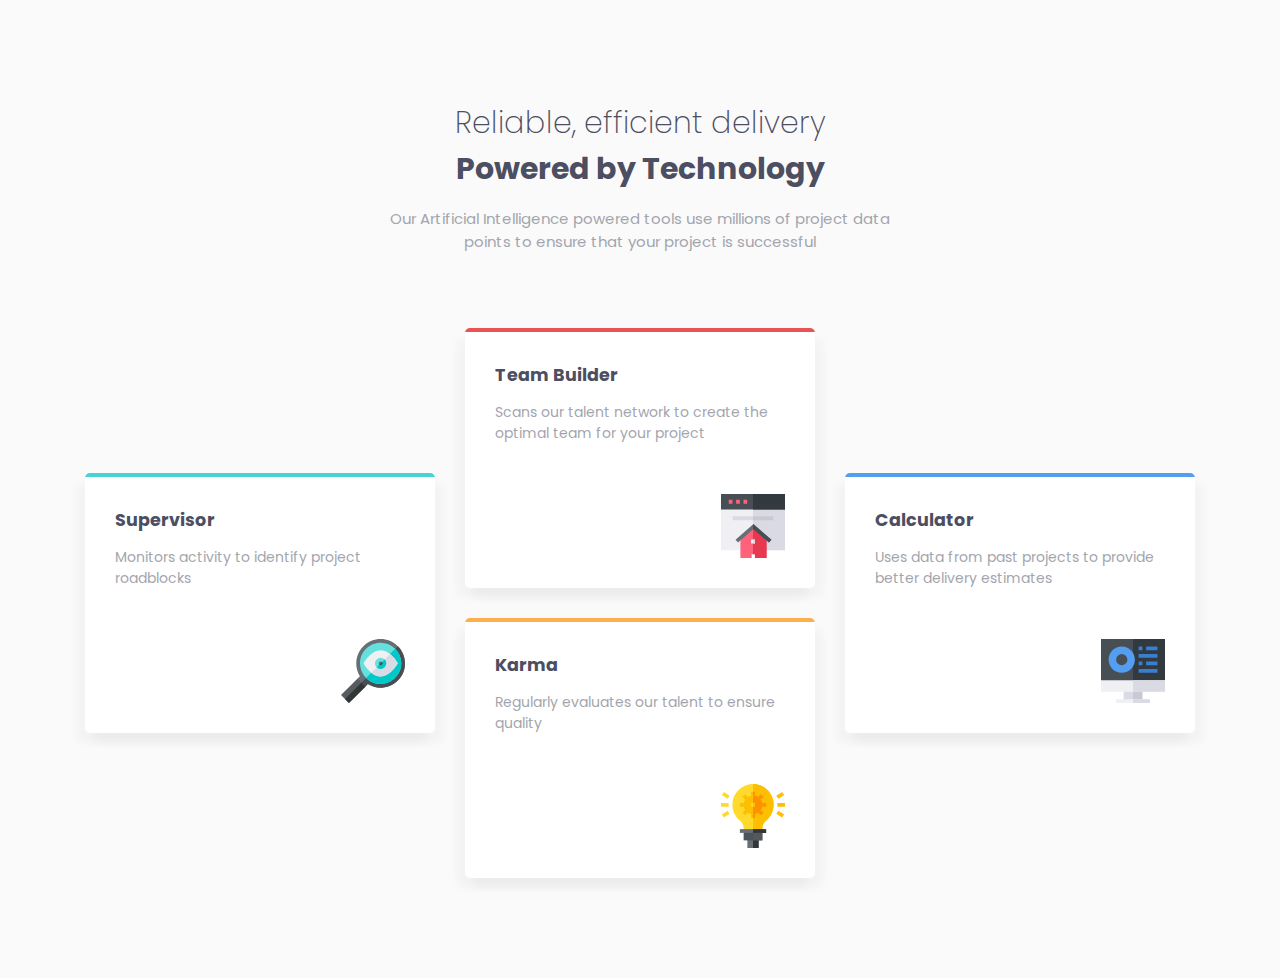
<file: four-card-feature-section-master/index.html>
<!DOCTYPE html>
<html lang="en">

<head>
	<meta charset="UTF-8">
	<meta name="viewport" content="width=device-width, initial-scale=1.0">
	<!-- displays site properly based on user's device -->

	<link rel="icon" type="image/png" sizes="32x32" href="./images/favicon-32x32.png">
	<link rel="preconnect" href="https://fonts.googleapis.com">
	<link rel="preconnect" href="https://fonts.gstatic.com" crossorigin>
	<link
		href="https://fonts.googleapis.com/css2?family=Kumbh+Sans:wght@400;700&family=Lato&family=Open+Sans:wght@300;400;500;600;700;800&family=Poppins:wght@200;400;600&family=Roboto:wght@100;300;400;500;700;900&family=Ubuntu:wght@300;400;500;700&display=swap"
		rel="stylesheet">
	<title>Frontend Mentor | Four card feature section</title>

	<!-- Feel free to remove these styles or customise in your own stylesheet 👍 -->
	<style>
		body {
			margin: 0;
			box-sizing: border-box;
			text-align: center;
			font-size: 15px;
			font-family: 'Poppins', sans-serif;
			color: hsl(234, 12%, 34%);
			background-color: hsl(0, 0%, 98%);
		}

		h1,
		h2,
		h3,
		h4,
		a {
			margin: 0;
		}

		img {
			float: right;
		}

		.img {
			display: block;
			width: 100%;
			height: 64px;
		}

		.container {
			max-width: 1400px;
			width: 100%;
			margin: 0 auto;
			padding: 100px 0;
		}

		.info {
			max-width: 500px;
			margin: 0 auto;
		}

		.fw {
			font-weight: 200;
		}

		.p {
			color: hsl(229, 6%, 66%);
		}

		.small {
			font-size: 14px;
		}

		.card-item {
			width: 350px;
			background-color: #fff;
			border-radius: 5px;
			overflow: hidden;
			text-align: left;
			box-shadow: 8px 10px 10px 0 rgba(0, 0, 0, 0.030), -8px 10px 10px 0 rgba(0, 0, 0, 0.030);
		}

		.card-item__inner {
			padding: 30px;
		}

		.card-item__info {
			margin-bottom: 50px;
		}

		.line {
			width: 100%;
			height: 4px;
		}

		.cyan {
			background-color: hsl(180, 62%, 55%);
		}

		.red {
			background-color: hsl(0, 78%, 62%);
		}

		.orange {
			background-color: hsl(34, 97%, 64%);
		}

		.blue {
			background-color: hsl(212, 86%, 64%);
		}

		.cards {
			display: flex;
			align-items: center;
			justify-content: center;
			gap: 30px;
			margin-top: 75px;
			flex-wrap: wrap;
			padding: 0 20px;
		}

		.d-flex {
			display: flex;
			flex-direction: column;
			gap: 30px;
		}

		@media (max-width: 1200px) {
			.d-flex {
				flex-direction: row;
				flex-wrap: wrap;
				justify-content: center;
			}
		}
	</style>
</head>

<body>
	<div class="container">
		<div class="info">
			<h1 class="fw">Reliable, efficient delivery</h1>
			<h1>Powered by Technology</h1>
			<p class="p">Our Artificial Intelligence powered tools use millions of project data points
				to ensure that your project is successful</p>
		</div>

		<div class="cards">
			<div class="col">
				<div class="card-item">
					<div class="line cyan"></div>
					<div class="card-item__inner">
						<div class="card-item__info">
							<h3>Supervisor</h3>
							<p class="p small">Monitors activity to identify project roadblocks</p>
						</div>
						<div class="img">
							<img src="./images/icon-supervisor.svg" alt="">
						</div>
					</div>
				</div>

			</div>
			<div class="col d-flex">
				<div class="card-item">
					<div class="line red"></div>
					<div class="card-item__inner">
						<div class="card-item__info">
							<h3>Team Builder</h3>
							<p class="p small">Scans our talent network to create the optimal team for your project</p>
						</div>
						<div class="img">
							<img src="./images/icon-team-builder.svg" alt="">
						</div>
					</div>
				</div>
				<div class="card-item">
					<div class="line orange"></div>
					<div class="card-item__inner">
						<div class="card-item__info">
							<h3>Karma</h3>
							<p class="p small">Regularly evaluates our talent to ensure quality</p>
						</div>
						<div class="img">
							<img src="./images/icon-karma.svg" alt="">
						</div>
					</div>
				</div>
			</div>
			<div class="col">
				<div class="card-item">
					<div class="line blue"></div>
					<div class="card-item__inner">
						<div class="card-item__info">
							<h3>Calculator</h3>
							<p class="p small">Uses data from past projects to provide better delivery estimates</p>
						</div>
						<div class="img">
							<img src="./images/icon-calculator.svg" alt="">
						</div>
					</div>
				</div>
			</div>
		</div>
	</div>




</body>

</html>
</file>
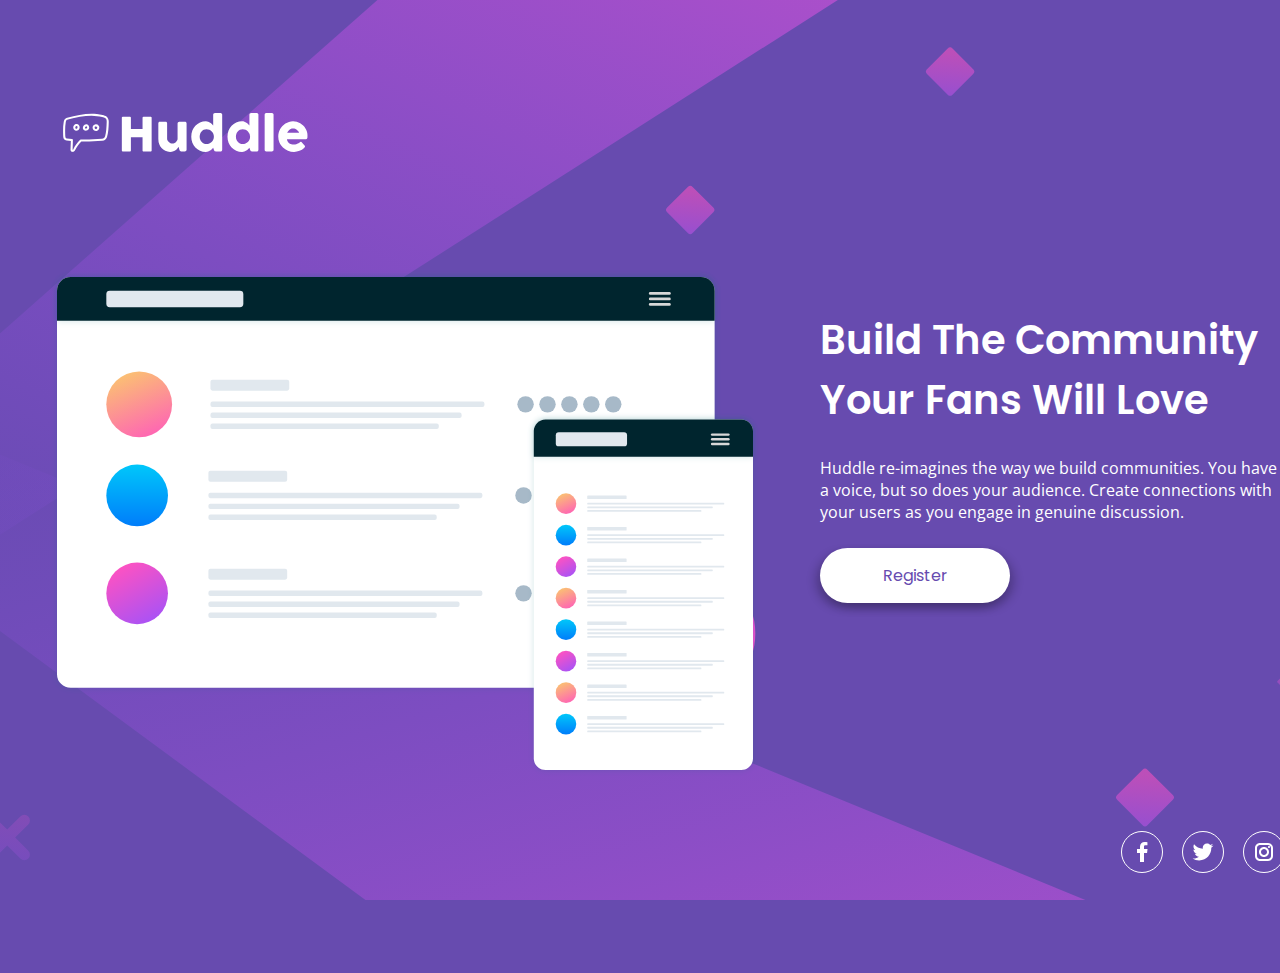
<file: huddle-landing-page-with-single-introductory-section-master/index.html>
<!DOCTYPE html>
<html lang="en">

<head>
	<meta charset="UTF-8">
	<meta name="viewport" content="width=device-width, initial-scale=1.0">
	<!-- displays site properly based on user's device -->

	<link rel="icon" type="image/png" sizes="32x32" href="./images/favicon-32x32.png">
	<link rel="preconnect" href="https://fonts.googleapis.com">
	<link rel="preconnect" href="https://fonts.gstatic.com" crossorigin>
	<link href="https://fonts.googleapis.com/css2?family=Open+Sans&family=Poppins:wght@400;600&display=swap"
		rel="stylesheet">
	<title>Frontend Mentor | Huddle landing page with single introductory section</title>

	<!-- Feel free to remove these styles or customise in your own stylesheet 👍 -->
	<style>
		body {
			box-sizing: border-box;
			margin: 0;
			width: 100%;
			height: 100vh;
			background-color: hsl(257, 40%, 49%);
			color: #fff;
			font-family: 'Open Sans', sans-serif;
			font-weight: 400;
		}

		body::before {
			content: '';
			position: absolute;
			z-index: -1;
			width: 100%;
			height: 100%;
			background-image: url('./images/bg-desktop.svg');
			background-position: center;
			background-repeat: no-repeat;
			background-size: cover;
		}

		.container {
			width: 100%;
			max-width: 1235px;
			margin: 0 auto;
			padding: 100px 50px;
		}

		.info {
			display: flex;
			margin-top: 100px;
			flex-wrap: wrap;
			justify-content: center;
			gap: 50px;
		}

		h1 {
			font-family: 'Poppins', sans-serif;
			font-weight: 600;
			font-size: 40px;
			margin-top: 40px;
		}

		.image {
			width: 720px;
		}

		.text {
			width: 465px;
		}

		.button {
			display: block;
			width: 150px;
			background-color: white;
			color: hsl(257, 40%, 49%);
			text-align: center;
			padding: 15px 20px;
			border-radius: 9999px;
			text-decoration: none;
			font-family: 'Poppins', sans-serif;
			box-shadow: 5px 5px 10px 0 rgba(0, 0, 0, 0.199), -5px 5px 10px 0 rgba(0, 0, 0, 0.199);
			transition: background .25s linear;
		}

		.button:hover {
			background-color: hsl(300, 69%, 71%);
			color: #fff;
		}

		p {
			font-weight: 400;
			margin-bottom: 25px;
		}

		footer {
			text-align: right;
			margin-top: 50px;
		}

		.nav-item {
			display: inline-block;
			width: 40px;
			height: 40px;
			border: 1px solid white;
			border-radius: 9999px;
			text-align: center;
			align-items: center;
			margin-left: 15px;
		}

		.icon {
			position: relative;
			top: 8px;
		}
	</style>
</head>

<body>
	<div class="container">
		<div class="logo">
			<img src="./images/logo.svg" alt="logo">
		</div>
		<div class="info">
			<div class="image">
				<img src="./images/illustration-mockups.svg" alt="">
			</div>
			<div class="text">
				<h1>Build The Community <br>Your Fans Will Love</h1>
				<p>Huddle re-imagines the way we build communities. You have a voice, but so does your audience.
					Create connections with your users as you engage in genuine discussion.</p>
				<a href="#" class="button">Register</a>
			</div>
		</div>
		<footer>
			<div class="nav">
				<a class="nav-item" href="#">
					<img class="icon" src="./images/icons8-facebook-f.svg" alt="">
				</a>
				<a class="nav-item" href="#">
					<img class="icon" src="./images/icons8-twitter.svg" alt="">
				</a>
				<a class="nav-item" href="#">
					<img class="icon" src="./images/icons8-instagram.svg" alt="">
				</a>
			</div>
		</footer>
	</div>
</body>

</html>
</file>
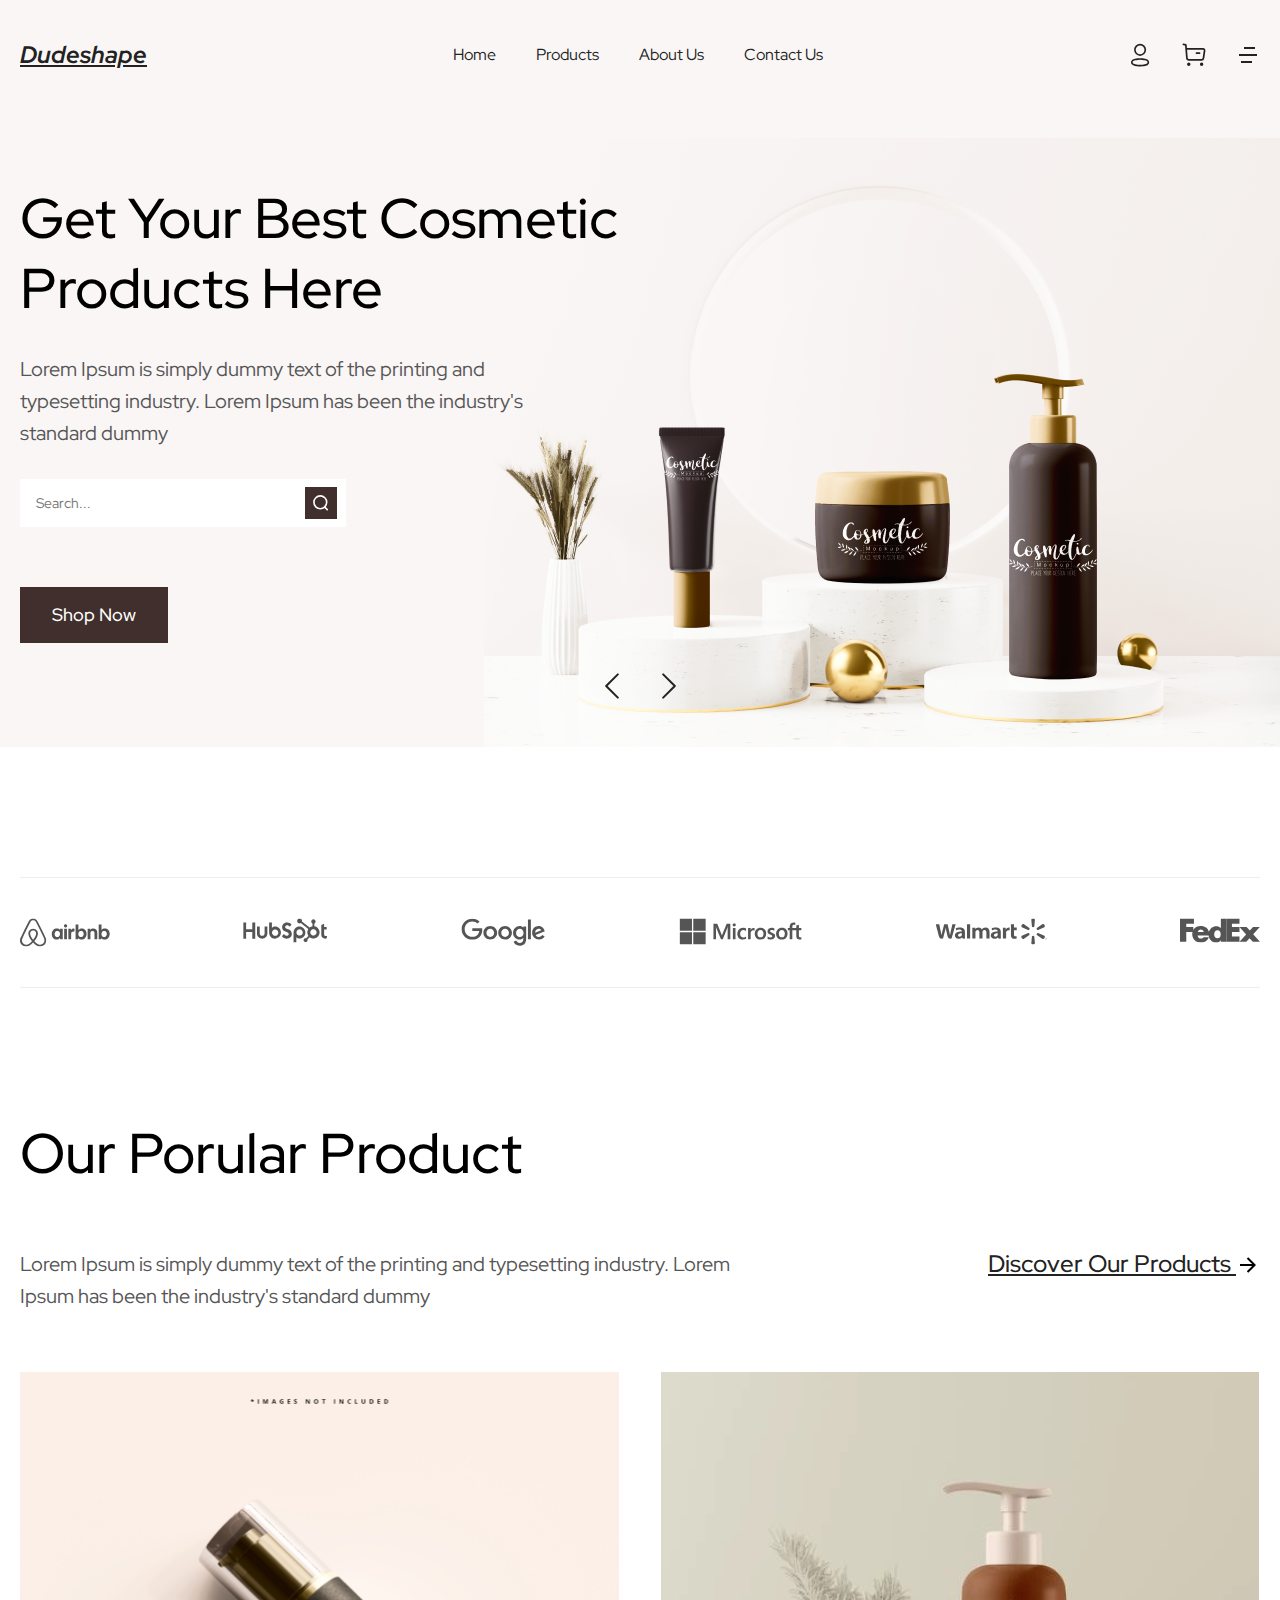
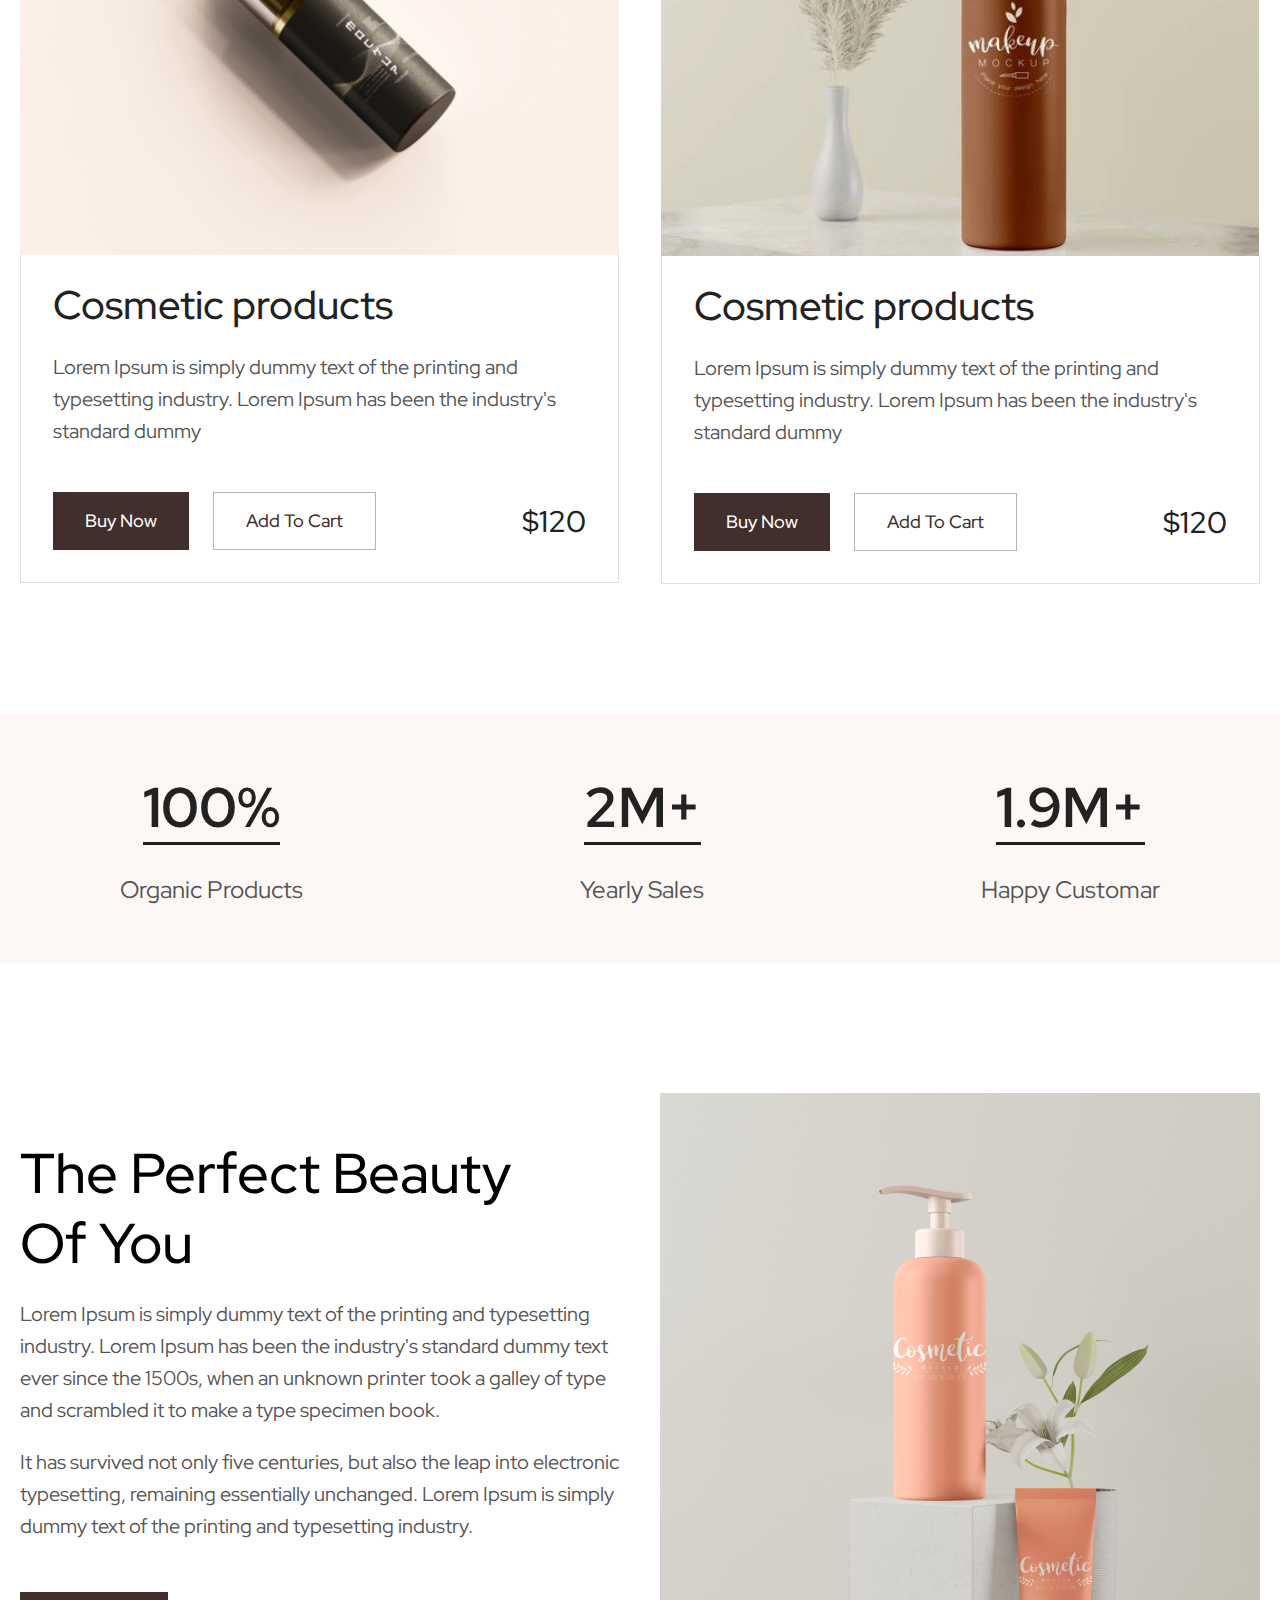
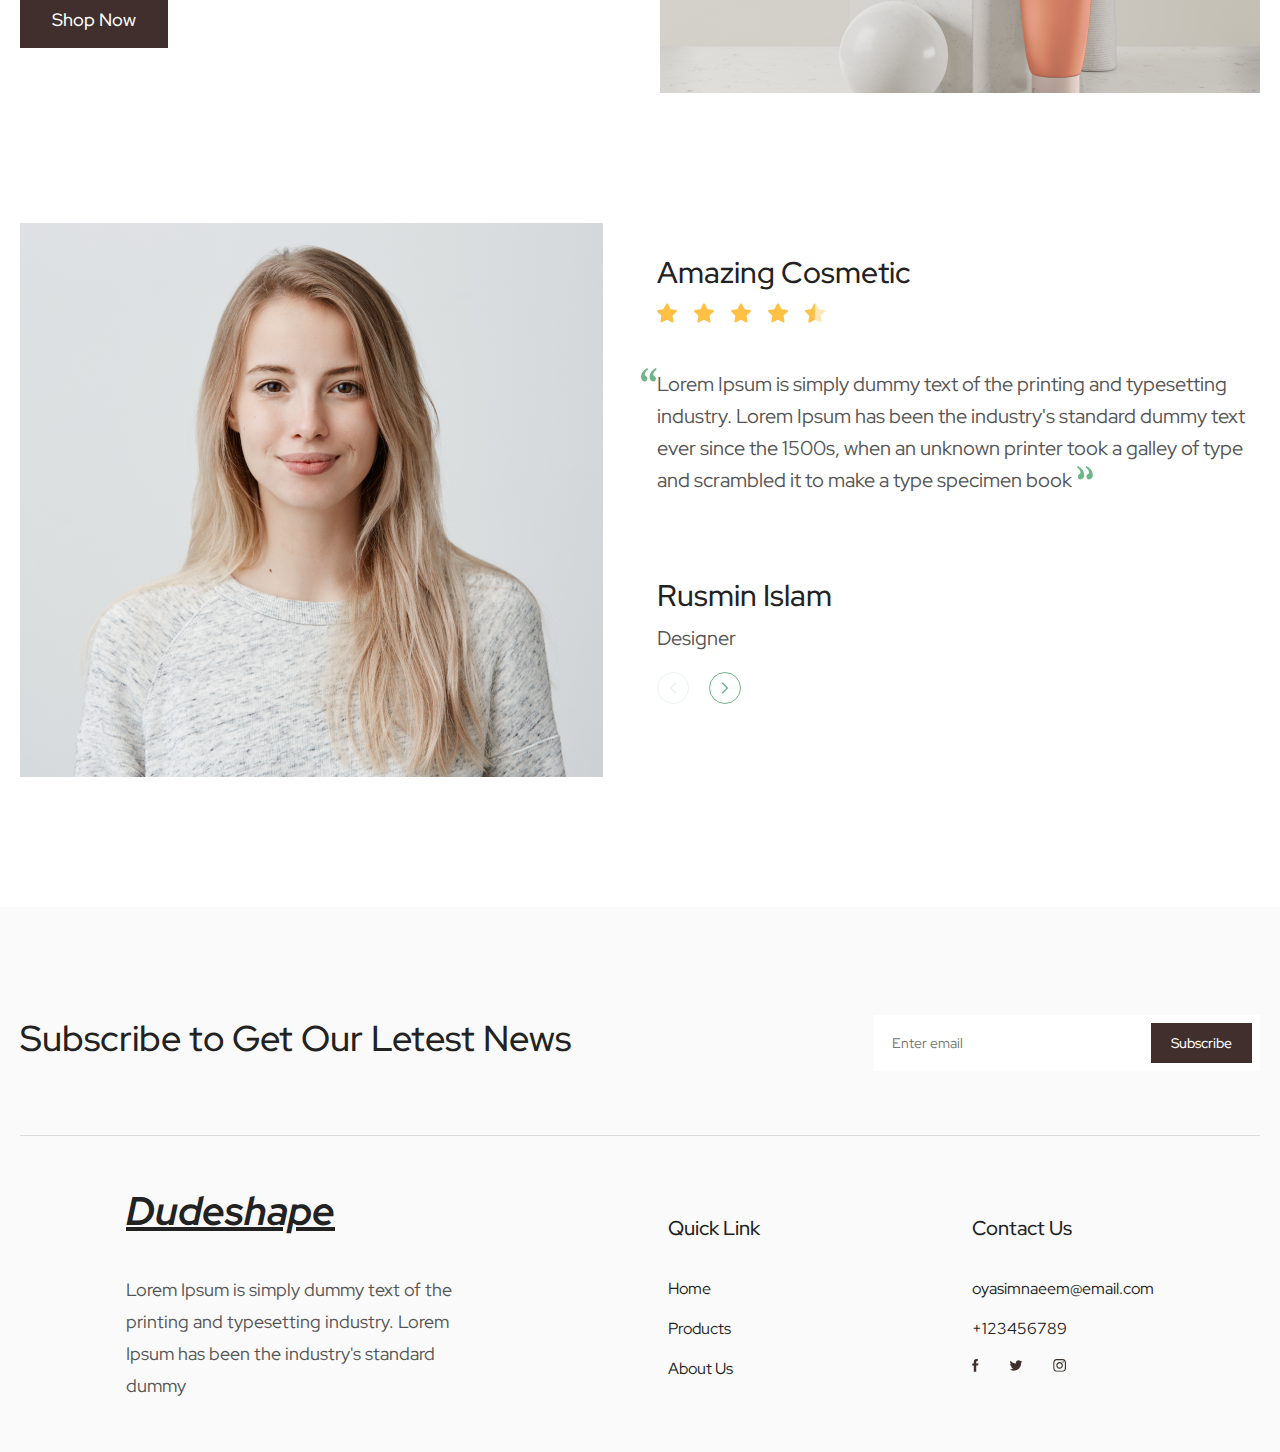
<file: maket-1/index.html>
<!DOCTYPE html>
<html lang="en">

<head>
	<meta charset="UTF-8">
	<meta http-equiv="X-UA-Compatible" content="IE=edge">
	<meta name="viewport" content="width=device-width, initial-scale=1.0">
	<title>Dudeshape</title>
	<link rel="preconnect" href="https://fonts.googleapis.com">
	<link rel="preconnect" href="https://fonts.gstatic.com" crossorigin>
	<link
		href="https://fonts.googleapis.com/css2?family=League+Spartan:wght@400;500;700&family=Red+Hat+Display:ital,wght@0,400;0,500;0,700;1,700&display=swap"
		rel="stylesheet">
	<link rel="stylesheet" href="style.css">
</head>

<body>
	<header>
		<div class="container">
			<div class="header">
				<div class="logo">
					<a href="#">Dudeshape</a>
				</div>
				<nav>
					<ul>
						<li><a href="#">Home</a></li>
						<li><a href="#">Products</a></li>
						<li><a href="#">About Us</a></li>
						<li><a href="#">Contact Us</a></li>
					</ul>
				</nav>
				<div class="buttons">
					<a href="#"><img src="./images/Profile.svg" alt="Profile"></a>
					<a href="#"><img src="./images/Buy.svg" alt="Buy"></a>
					<a href="#"><img src="./images/Frame.svg" alt="Frame"></a>
				</div>
			</div>
			<div class="content">
				<h1>Get Your Best Cosmetic Products Here</h1>
				<p>Lorem Ipsum is simply dummy text of the printing and typesetting industry. Lorem Ipsum has been the
					industry's standard dummy</p>
				<div class="input">
					<input type="text" placeholder="Search...">
					<button class="button">
						<img class="img-button" src="./images/Search.svg" alt="Search">
					</button>
				</div>
				<button class="button">Shop Now</button>
				<div class="buttons-slider">
					<img src="./images/Stroke 1-1.svg" alt="">
					<img src="./images/Stroke 1.svg" alt="">
				</div>
			</div>
		</div>
		<img class="bg-img" src="./images/PSDNukJan_(12) 1.png" alt="">
	</header>
	<section>
		<div class="container">
			<div class="companies">
				<a href="#"><img src="./images/Airbnb Logo.svg" alt=""></a>
				<a href="#"><img src="./images/Hubspot Logo.svg" alt=""></a>
				<a href="#"><img src="./images/Google Logo.svg" alt=""></a>
				<a href="#"><img src="./images/Microsoft Logo.svg" alt=""></a>
				<a href="#"><img src="./images/Walmart Logo.svg" alt=""></a>
				<a href="#"><img src="./images/FedEx Logo.svg" alt=""></a>
			</div>
		</div>
	</section>
	<section class="products">
		<div class="container">
			<h1>Our Porular Product</h1>
			<div class="product-info">
				<p>Lorem Ipsum is simply dummy text of the printing and typesetting industry. Lorem Ipsum has been the
					industry's standard dummy</p>
				<a href="#">Discover Our Products
					<img src="./images/Frame-1.svg" alt="">
				</a>
			</div>
			<div class="product-cards">
				<div class="card">
					<img src="./images/pump-bottle-02 1.png" alt="">
					<div class="card__content">
						<h2>Cosmetic products</h2>
						<p>Lorem Ipsum is simply dummy text of the printing and typesetting industry. Lorem Ipsum has been the
							industry's standard dummy</p>
						<div class="card__footer">
							<div class="card__buttons">
								<button class="button">Buy Now</button>
								<button class="button button-white">Add To Cart</button>
							</div>
							<div class="price">$120</div>
						</div>
					</div>
				</div>
				<div class="card">
					<img src="./images/jar-15 1.png" alt="">
					<div class="card__content">
						<h2>Cosmetic products</h2>
						<p>Lorem Ipsum is simply dummy text of the printing and typesetting industry. Lorem Ipsum has been the
							industry's standard dummy</p>
						<div class="card__footer">
							<div class="card__buttons">
								<button class="button">Buy Now</button>
								<button class="button button-white">Add To Cart</button>
							</div>
							<div class="price">$120</div>
						</div>
					</div>
				</div>
			</div>
		</div>

	</section>
	<section class="statistic">
		<div class="container statistic__inner">
			<div class="statistic-item">
				<h1>100%</h1>
				<div class="statistic-item__text">Organic Products</div>
			</div>
			<div class="statistic-item">
				<h1>2M+</h1>
				<div class="statistic-item__text">Yearly Sales</div>
			</div>
			<div class="statistic-item">
				<h1>1.9M+</h1>
				<div class="statistic-item__text">Happy Customar</div>
			</div>
		</div>
	</section>
	<section class="perfect">
		<div class="container">
			<div class="perfect-top">
				<div class="perfect-top__text">
					<h1>The Perfect Beauty Of You</h1>
					<p>Lorem Ipsum is simply dummy text of the printing and typesetting industry. Lorem Ipsum has been the
						industry's standard dummy text ever since the 1500s, when an unknown printer took a galley of type and
						scrambled it to make a type specimen book.</p>
					<p>It has survived not only five centuries, but also the leap into electronic typesetting, remaining
						essentially unchanged. Lorem Ipsum is simply dummy text of the printing and typesetting industry.</p>
					<button class="button">Shop Now</button>
				</div>
				<div class="perfect-top__img">
					<img src="./images/Rectangle 8.png" alt="">
				</div>
			</div>
			<div class="perfect-bottom">
				<div class="perfect-bottom__img">
					<img
						src="./images/pretty-smiling-joyfully-female-with-fair-hair-dressed-casually-looking-with-satisfaction (1) 1.png"
						alt="">
				</div>
				<div class="perfect-bottom__text">
					<h2>Amazing Cosmetic</h2>
					<div class="rating">
						<img src="./images/Star.svg" alt="">
						<img src="./images/Star.svg" alt="">
						<img src="./images/Star.svg" alt="">
						<img src="./images/Star.svg" alt="">
						<img src="./images/Star-bulk.svg" alt="">
					</div>
					<p class="brackets">Lorem Ipsum is simply dummy text of the printing and typesetting industry. Lorem Ipsum has
						been the industry's standard dummy text ever since the 1500s, when an unknown printer took a galley of type
						and scrambled it to make a type specimen book</p>
					<h2>Rusmin Islam</h2>
					<p class="lh">Designer</p>
					<div class="perfect-buttons">
						<div class="perfect-button"><img src="./images/Arrow - Right 2.svg" alt=""></div>
						<div class="perfect-button"><img src="./images/Arrow - Right 2-1.svg" alt=""></div>
					</div>
				</div>
			</div>
		</div>
	</section>
	<footer>
		<div class="container">
			<div class="footer__top">
				<div class="footer__title">Subscribe to Get Our Letest News</div>
				<div class="footer-bottom-input">
					<input class="footer-input" type="text" placeholder="Enter email">
					<button class="button-footer">Subscribe</button>
				</div>
			</div>
			<div class="footer__bottom">
				<div class="footer__bottom-text">
					<div class="logo fsz"><a href="#">Dudeshape</a></div>
					<p class="footer__bottom-p">Lorem Ipsum is simply dummy text of the printing and typesetting industry. Lorem
						Ipsum has been the industry's standard dummy</p>
				</div>
				<div class="footer__list">
					<div class="footer__list-title">Quick Link</div>
					<ul>
						<li><a href="#">Home</a></li>
						<li><a href="#">Products</a></li>
						<li><a href="#">About Us</a></li>
					</ul>
				</div>
				<div class="footer__list">
					<div class="footer__list-title">Contact Us</div>
					<ul>
						<li><a href="#">oyasimnaeem@email.com</a></li>
						<li><a href="#">+123456789</a></li>
						<li class="d-flex">
							<img src="./images/Vector.svg" alt="">
							<img src="./images/Vector (1).svg" alt="">
							<img src="./images/instagram 1.svg" alt="">
						</li>
					</ul>
				</div>
			</div>
		</div>
	</footer>
</body>

</html>
</file>
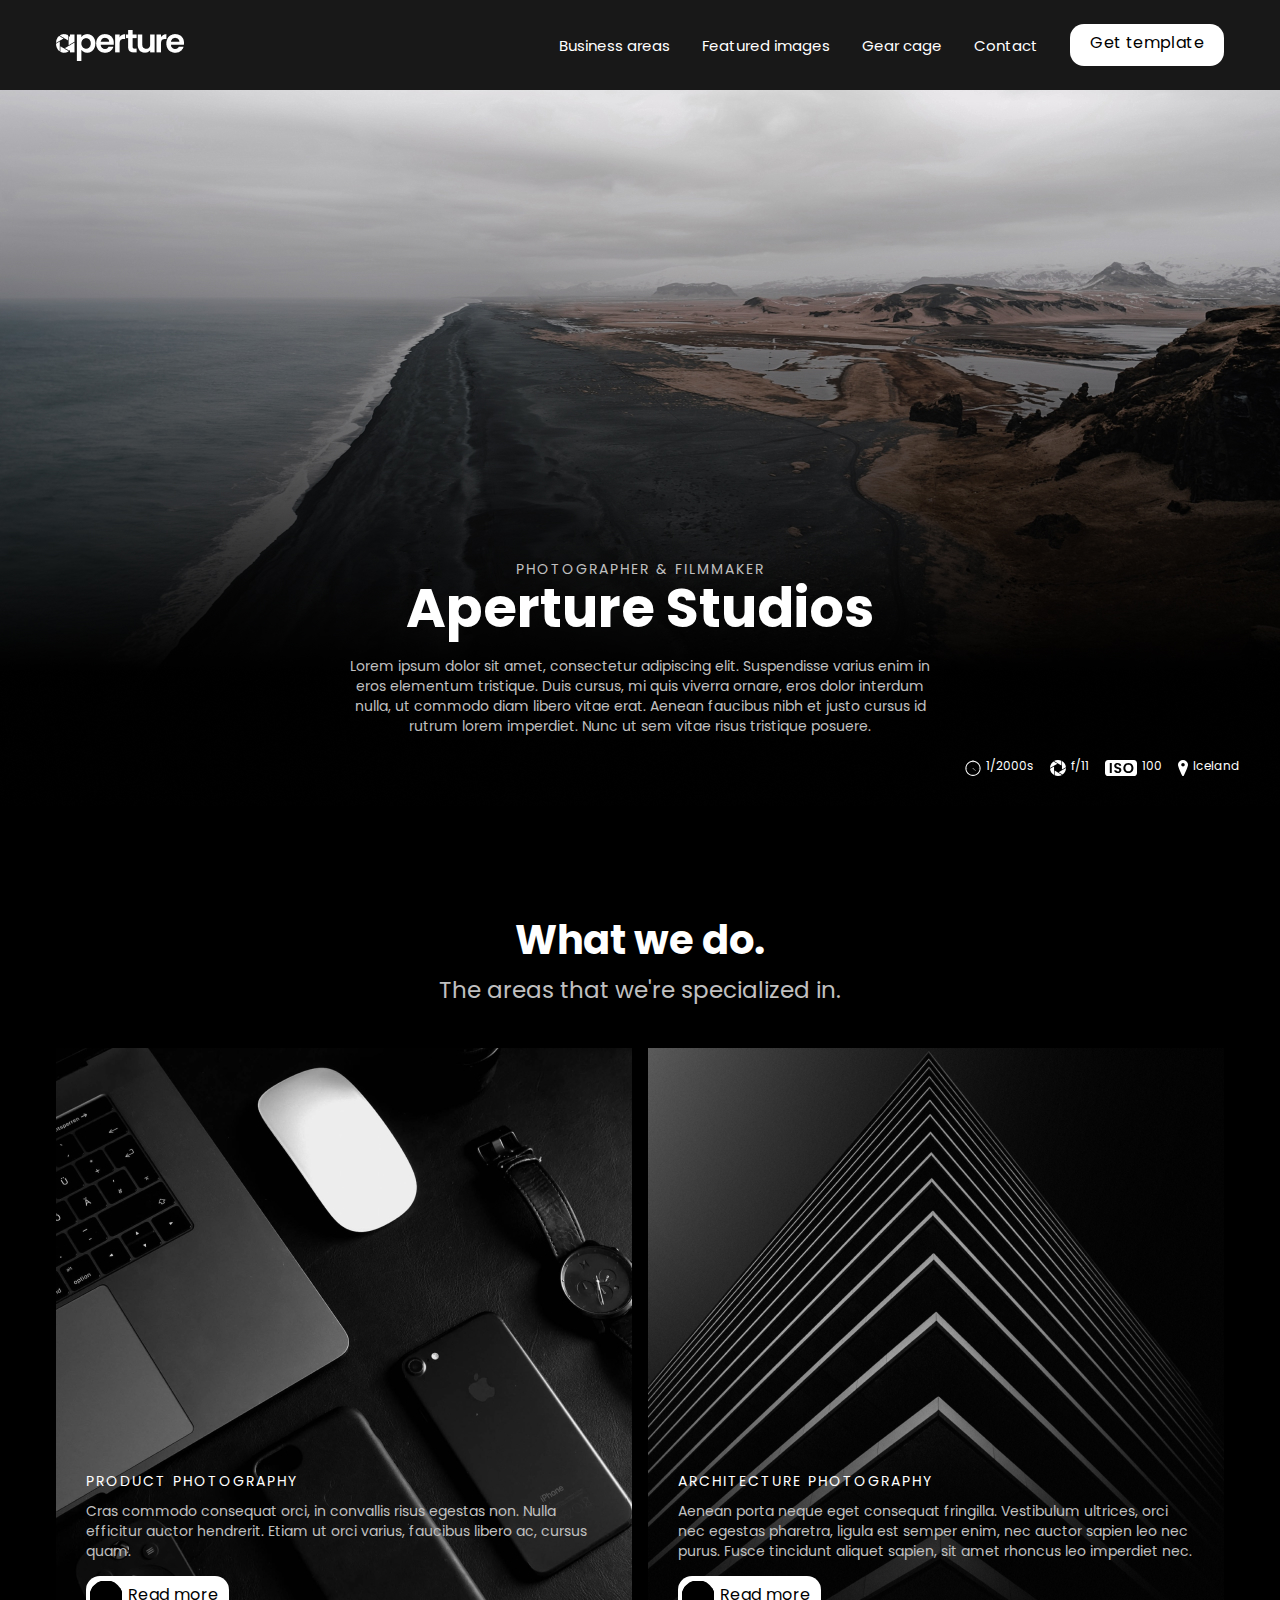
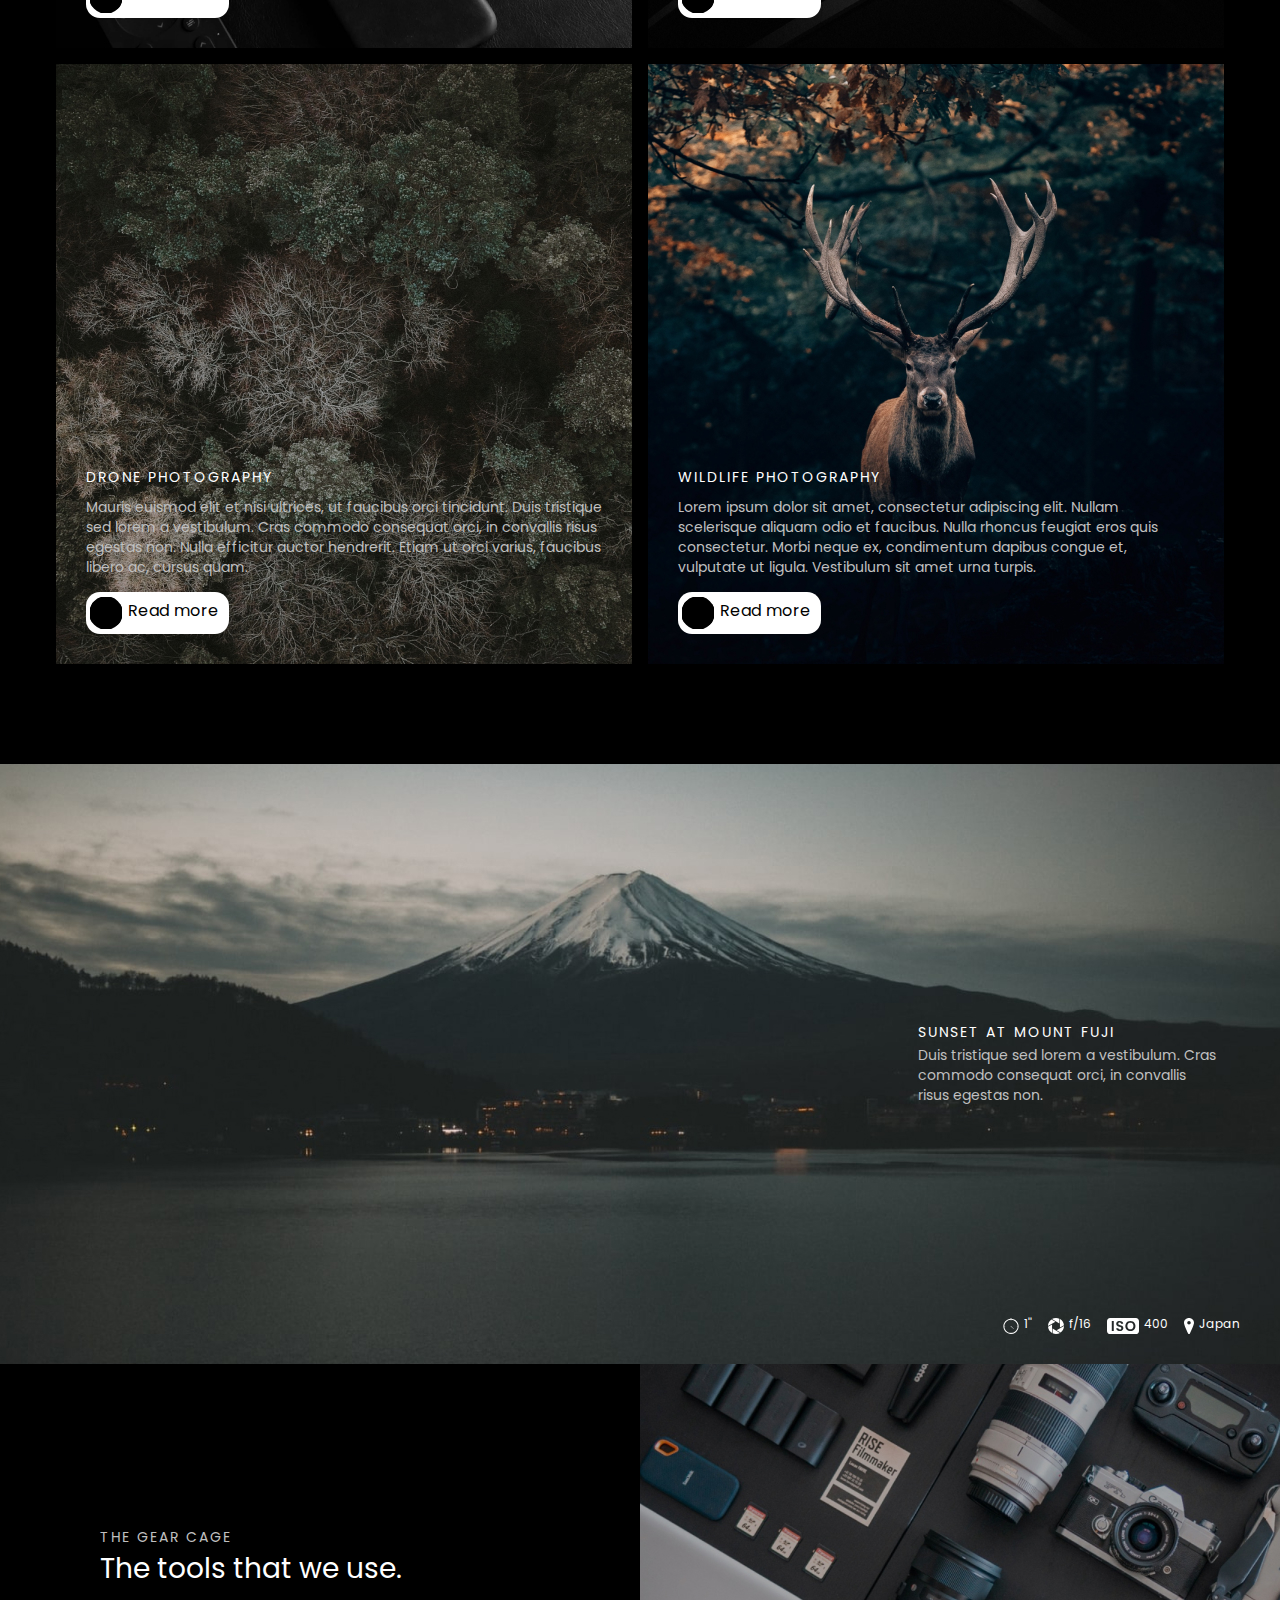
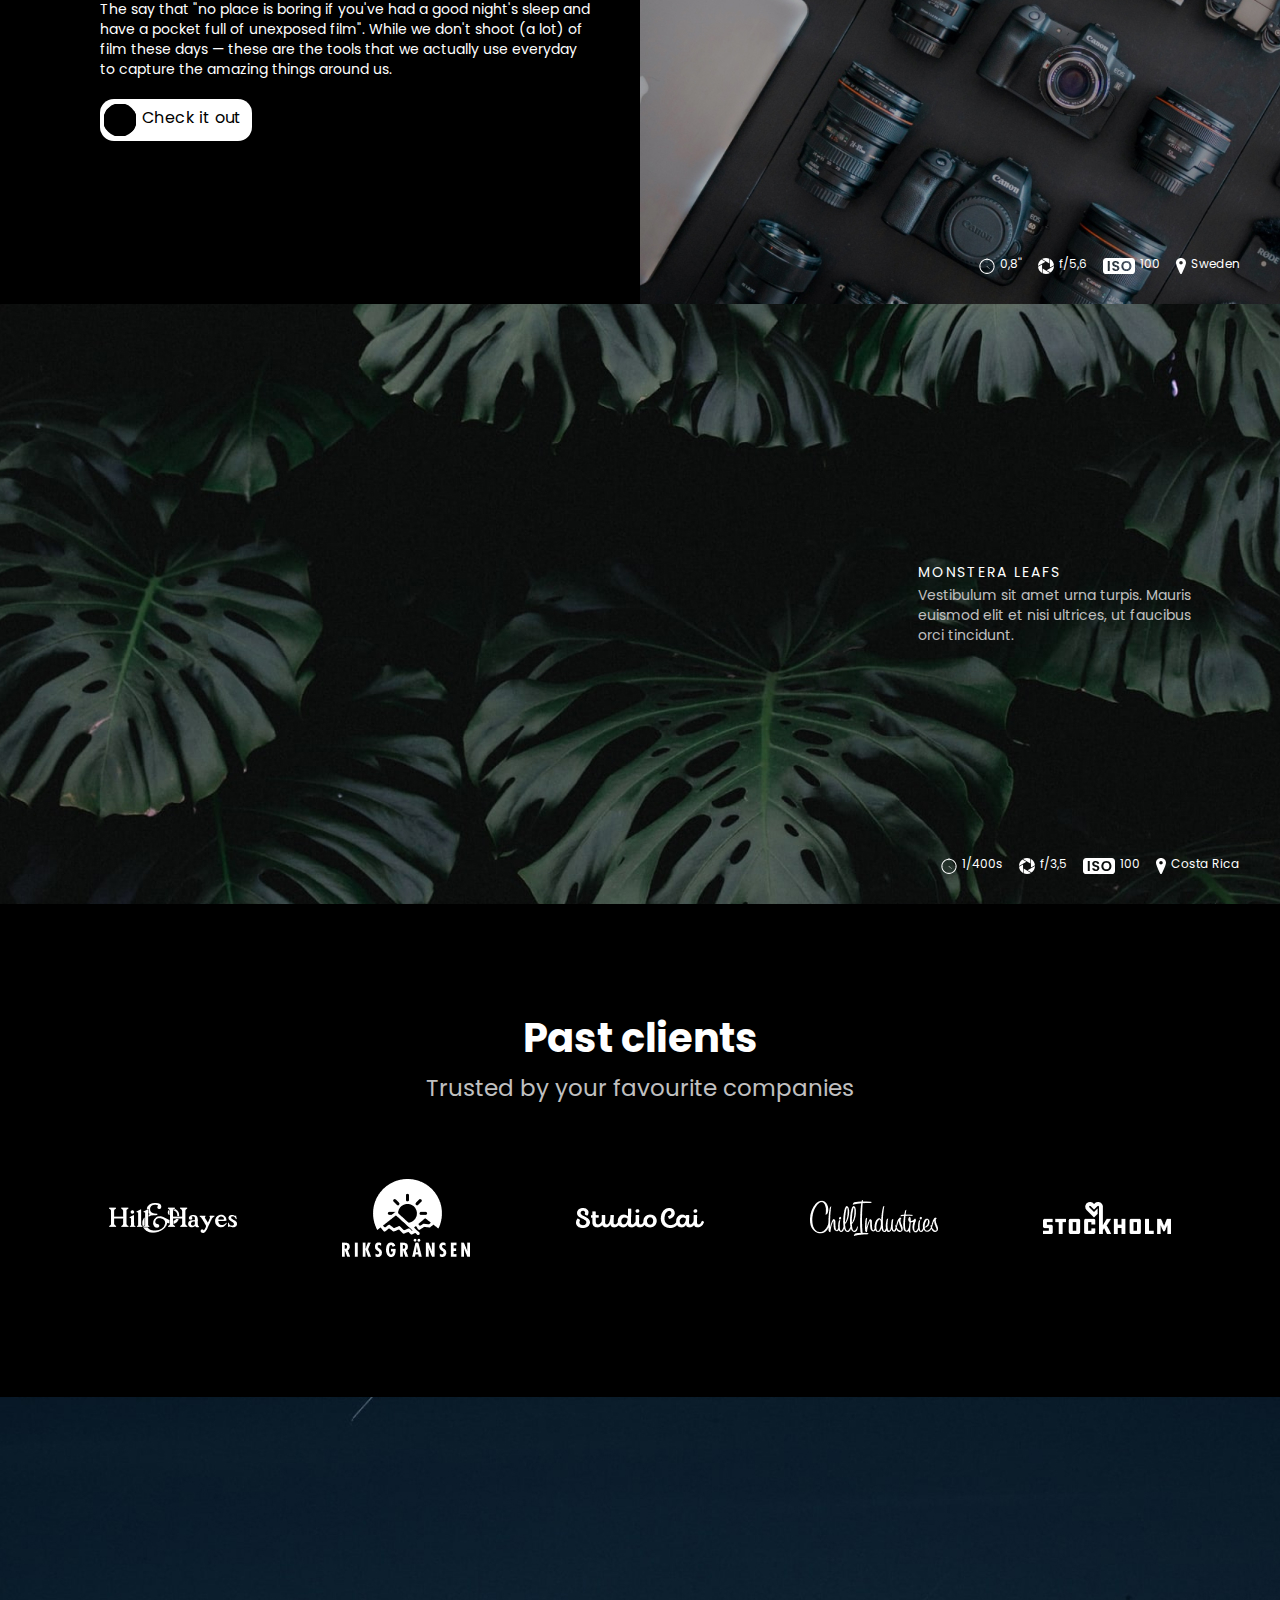
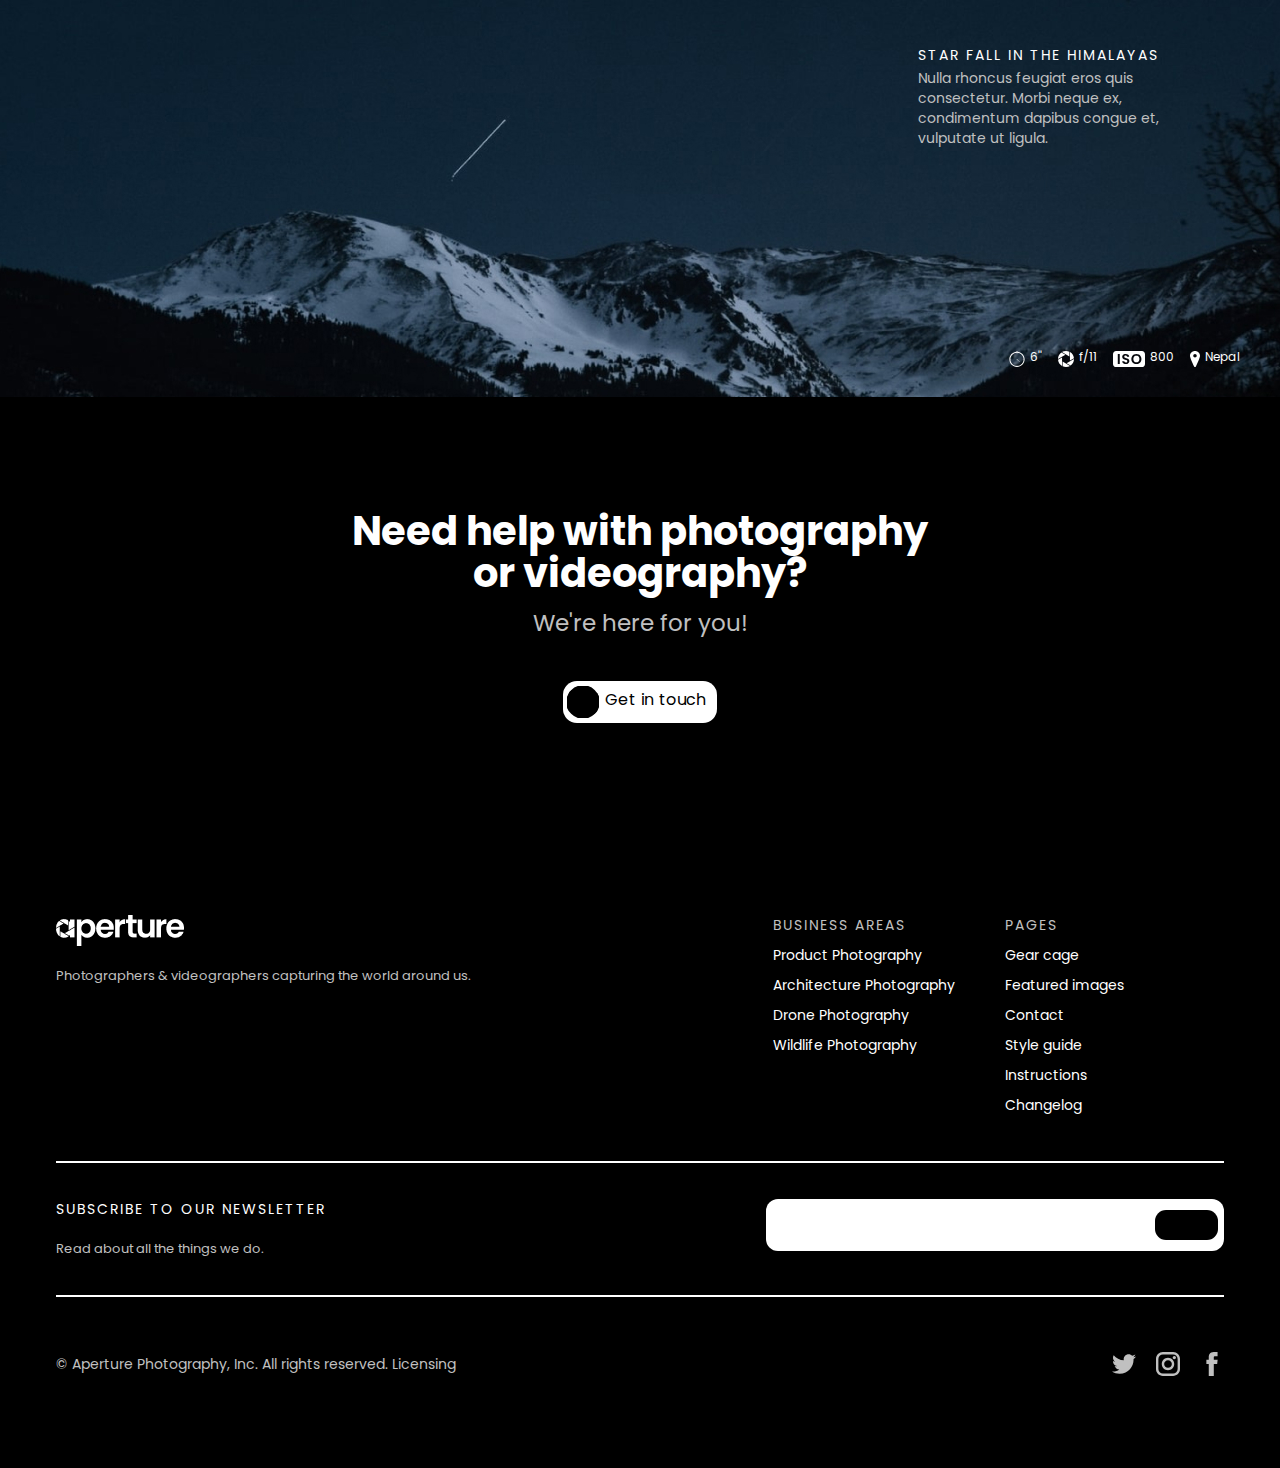
<file: maket-2/index.html>
<!DOCTYPE html>
<html lang="en">

<head>
	<meta charset="UTF-8">
	<meta http-equiv="X-UA-Compatible" content="IE=edge">
	<meta name="viewport" content="width=device-width, initial-scale=1.0">
	<title>Document</title>
	<link rel="preconnect" href="https://fonts.googleapis.com">
	<link rel="preconnect" href="https://fonts.gstatic.com" crossorigin>
	<link href="https://fonts.googleapis.com/css2?family=Poppins&display=swap" rel="stylesheet">
	<link rel="stylesheet" href="style.css">
</head>

<body>
	<header>
		<div class="header">
			<div class="container header__inner">
				<a href="#" class="logo"><img src="./images/IMAGE.png" alt="logo"></a>
				<nav>
					<ul>
						<li><a href="#">Business areas</a></li>
						<li><a href="#">Featured images</a></li>
						<li><a href="#">Gear cage</a></li>
						<li><a href="#">Contact</a></li>
						<li><button class="button">Get template</button></li>
					</ul>
				</nav>
			</div>
		</div>
		<div class="content">
			<div class="content__inner">
				<div class="content__suptitle">Photographer & Filmmaker</div>
				<h1 class="content__title">Aperture Studios</h1>
				<p class="content__text">Lorem ipsum dolor sit amet, consectetur adipiscing elit. Suspendisse varius enim in
					eros
					elementum tristique. Duis cursus, mi quis viverra ornare, eros dolor interdum nulla, ut commodo diam libero
					vitae erat. Aenean faucibus nibh et justo cursus id rutrum lorem imperdiet. Nunc ut sem vitae risus tristique
					posuere.</p>
			</div>
			<div class="statistic">
				<div class="statistic-item">
					<img src="./images/IMAGE.svg" alt="">
					<div class="statistic-item__title">1/2000s</div>
				</div>
				<div class="statistic-item">
					<img src="./images/IMAGE-2.svg" alt="">
					<div class="statistic-item__title">f/11</div>
				</div>
				<div class="statistic-item">
					<img src="./images/IMAGE-1.svg" alt="">
					<div class="statistic-item__title">100</div>
				</div>
				<div class="statistic-item">
					<img src="./images/IMAGE-3.svg" alt="">
					<div class="statistic-item__title">Iceland</div>
				</div>
			</div>
		</div>
	</header>
	<section class="what">
		<div class="container">
			<h2 class="what__title">What we do.</h2>
			<div class="what__subtitle">The areas that we're specialized in.</div>
			<div class="cards">
				<div class="card">
					<div class="card__title">Product Photography</div>
					<p class="card__text">Cras commodo consequat orci, in convallis risus egestas non. Nulla efficitur auctor
						hendrerit. Etiam ut orci varius, faucibus libero ac, cursus quam.</p>
					<button class="button card__button">Read more</button>
					<div class="card__img"><img src="./images/IMAGE-11.jpg" alt=""></div>
				</div>
				<div class="card">
					<div class="card__title">Architecture Photography</div>
					<p class="card__text">Aenean porta neque eget consequat fringilla. Vestibulum ultrices, orci nec egestas
						pharetra, ligula est semper enim, nec auctor sapien leo nec purus. Fusce tincidunt aliquet sapien, sit amet
						rhoncus leo imperdiet nec.</p>
					<button class="button card__button">Read more</button>
					<div class="card__img"><img src="./images/IMAGE-1.jpg" alt=""></div>
				</div>
				<div class="card">
					<div class="card__title">Drone Photography</div>
					<p class="card__text">Mauris euismod elit et nisi ultrices, ut faucibus orci tincidunt. Duis tristique sed
						lorem a vestibulum. Cras commodo consequat orci, in convallis risus egestas non. Nulla efficitur auctor
						hendrerit. Etiam ut orci varius, faucibus libero ac, cursus quam.</p>
					<button class="button card__button">Read more</button>
					<div class="card__img"><img src="./images/IMAGE-2.jpg" alt=""></div>
				</div>
				<div class="card">
					<div class="card__title">Wildlife Photography</div>
					<p class="card__text">Lorem ipsum dolor sit amet, consectetur adipiscing elit. Nullam scelerisque aliquam odio
						et faucibus. Nulla rhoncus feugiat eros quis consectetur. Morbi neque ex, condimentum dapibus congue et,
						vulputate ut ligula. Vestibulum sit amet urna turpis.</p>
					<button class="button card__button">Read more</button>
					<div class="card__img"><img src="./images/IMAGE-3.jpg" alt=""></div>
				</div>
			</div>
		</div>
	</section>
	<section class="sunset">
		<div class="sunset__info">
			<div class="sunset__title">Sunset at Mount Fuji</div>
			<p class="sunset__text">Duis tristique sed lorem a vestibulum. Cras commodo consequat orci, in convallis risus
				egestas non.</p>
		</div>
		<div class="statistic">
			<div class="statistic-item">
				<img src="./images/IMAGE.svg" alt="">
				<div class="statistic-item__title">1''</div>
			</div>
			<div class="statistic-item">
				<img src="./images/IMAGE-2.svg" alt="">
				<div class="statistic-item__title">f/16</div>
			</div>
			<div class="statistic-item">
				<img src="./images/IMAGE-1.svg" alt="">
				<div class="statistic-item__title">400</div>
			</div>
			<div class="statistic-item">
				<img src="./images/IMAGE-3.svg" alt="">
				<div class="statistic-item__title">Japan</div>
			</div>
		</div>
	</section>
	<section class="use">
		<div class="use__left">
			<div class="use__subtitle">The Gear cage</div>
			<div class="use__title">The tools that we use.</div>
			<p class="use__text">The say that "no place is boring if you've had a good night's sleep and have a pocket full of
				unexposed film". While we don't shoot (a lot) of film these days — these are the tools that we actually use
				everyday to capture the amazing things around us.</p>
			<button class="button card__button">Check it out</button>
		</div>
		<div class="use__right">
			<div class="statistic">
				<div class="statistic-item">
					<img src="./images/IMAGE.svg" alt="">
					<div class="statistic-item__title">0,8''</div>
				</div>
				<div class="statistic-item">
					<img src="./images/IMAGE-2.svg" alt="">
					<div class="statistic-item__title">f/5,6</div>
				</div>
				<div class="statistic-item">
					<img src="./images/IMAGE-1.svg" alt="">
					<div class="statistic-item__title">100</div>
				</div>
				<div class="statistic-item">
					<img src="./images/IMAGE-3.svg" alt="">
					<div class="statistic-item__title">Sweden</div>
				</div>
			</div>
		</div>
	</section>
	<section class="sunset leafs">
		<div class="sunset__info">
			<div class="sunset__title">Monstera Leafs</div>
			<p class="sunset__text">Vestibulum sit amet urna turpis. Mauris euismod elit et nisi ultrices, ut faucibus orci
				tincidunt.</p>
		</div>
		<div class="statistic">
			<div class="statistic-item">
				<img src="./images/IMAGE.svg" alt="">
				<div class="statistic-item__title">1/400s</div>
			</div>
			<div class="statistic-item">
				<img src="./images/IMAGE-2.svg" alt="">
				<div class="statistic-item__title">f/3,5</div>
			</div>
			<div class="statistic-item">
				<img src="./images/IMAGE-1.svg" alt="">
				<div class="statistic-item__title">100</div>
			</div>
			<div class="statistic-item">
				<img src="./images/IMAGE-3.svg" alt="">
				<div class="statistic-item__title">Costa Rica</div>
			</div>
		</div>
	</section>
	<section class="clients">
		<div class="container">
			<h2 class="what__title">Past clients</h2>
			<div class="what__subtitle">Trusted by your favourite companies</div>
			<div class="companies">
				<img src="./images/11.png" alt="">
				<img src="./images/14.png" alt="">
				<img src="./images/12.png" alt="">
				<img src="./images/15.png" alt="">
				<img src="./images/13.png" alt="">
			</div>
		</div>
	</section>
	<section class="sunset himalayas">
		<div class="sunset__info">
			<div class="sunset__title">Star fall in the Himalayas</div>
			<p class="sunset__text">Nulla rhoncus feugiat eros quis consectetur. Morbi neque ex, condimentum dapibus congue
				et, vulputate ut ligula.</p>
		</div>
		<div class="statistic">
			<div class="statistic-item">
				<img src="./images/IMAGE.svg" alt="">
				<div class="statistic-item__title">6''</div>
			</div>
			<div class="statistic-item">
				<img src="./images/IMAGE-2.svg" alt="">
				<div class="statistic-item__title">f/11</div>
			</div>
			<div class="statistic-item">
				<img src="./images/IMAGE-1.svg" alt="">
				<div class="statistic-item__title">800</div>
			</div>
			<div class="statistic-item">
				<img src="./images/IMAGE-3.svg" alt="">
				<div class="statistic-item__title">Nepal</div>
			</div>
		</div>
	</section>
	<section class="need">
		<h2 class="what__title">Need help with photography or videography?</h2>
		<div class="what__subtitle">We're here for you!</div>
		<button class="button card__button">Get in touch</button>
	</section>
	<footer>
		<div class="container">
			<div class="footer__top">
				<div class="footer__top-left">
					<img src="./images/IMAGE.png" alt="logo">
					<p class="footer__top-left-text">Photographers & videographers capturing the world around us.</p>
				</div>
				<div class="footer__top-right">
					<div class="footer__list">
						<div class="footer__list-title">Business areas</div>
						<a href="#" class="footer__list-link">Product Photography</a>
						<a href="#" class="footer__list-link">Architecture Photography</a>
						<a href="#" class="footer__list-link">Drone Photography</a>
						<a href="#" class="footer__list-link">Wildlife Photography</a>
					</div>
					<div class="footer__list">
						<div class="footer__list-title">Pages</div>
						<a href="#" class="footer__list-link">Gear cage</a>
						<a href="#" class="footer__list-link">Featured images</a>
						<a href="#" class="footer__list-link">Contact</a>
						<a href="#" class="footer__list-link">Style guide</a>
						<a href="#" class="footer__list-link">Instructions</a>
						<a href="#" class="footer__list-link">Changelog</a>
					</div>
				</div>
			</div>
			<div class="footer__middle">
				<div class="footer__middle-left">
					<div class="footer__middle-left-title">Subscribe to our newsletter</div>
					<div class="footer__middle-left-text">Read about all the things we do.</div>
				</div>
				<div class="footer__middle-right">
					<div class="input">
						<input type="text">
						<button class="footer__button"></button>
					</div>
				</div>
			</div>
			<div class="footer__bottom">
				<div class="footer__bottom-left">
					<p class="footer__bottom-left-text">&copy; Aperture Photography, Inc. All rights reserved. Licensing</p>
				</div>
				<div class="footer__bottom-right socials">
					<a href="#" class="social-item"><img src="./images/21.svg" alt=""></a>
					<a href="#" class="social-item"><img src="./images/22.svg" alt=""></a>
					<a href="#" class="social-item"><img src="./images/23.svg" alt=""></a>
				</div>
			</div>
		</div>
	</footer>
</body>

</html>
</file>
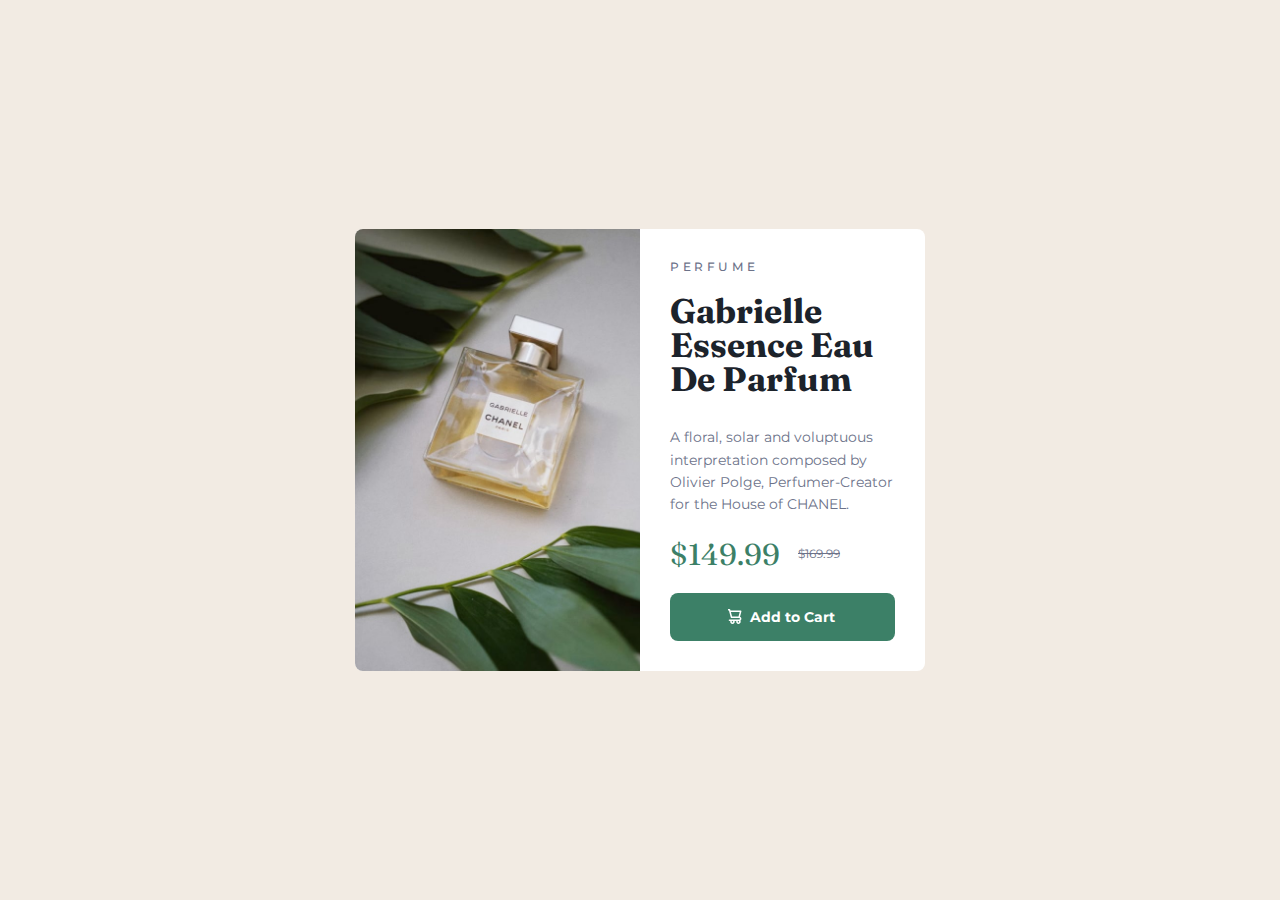
<file: product-preview-card-component-main/index.html>
<!DOCTYPE html>
<html lang="en">

<head>
	<meta charset="UTF-8">
	<meta name="viewport" content="width=device-width, initial-scale=1.0">
	<!-- displays site properly based on user's device -->

	<link rel="icon" type="image/png" sizes="32x32" href="./images/favicon-32x32.png">
	<link rel="preconnect" href="https://fonts.googleapis.com">
	<link rel="preconnect" href="https://fonts.gstatic.com" crossorigin>
	<link href="https://fonts.googleapis.com/css2?family=Fraunces:wght@700&family=Montserrat:wght@500;700&display=swap"
		rel="stylesheet">
	<title>Frontend Mentor | Product preview card component</title>

	<!-- Feel free to remove these styles or customise in your own stylesheet 👍 -->
	<style>
		body {
			margin: 0;
			box-sizing: border-box;
			font-family: 'Montserrat', sans-serif;
			background-color: hsl(30, 38%, 92%);
			width: 100%;
			height: 100vh;
			display: flex;
			justify-content: center;
			align-items: center;
		}

		h1,
		h2,
		h3,
		h4,
		p {
			margin: 0;
		}

		.card {
			width: 570px;
			display: flex;
			background-color: #fff;
			border-radius: 8px;
			overflow: hidden;
		}

		img {
			width: 100%;
			height: 100%;
			object-fit: cover;
		}

		.image {
			width: 50%;
		}

		.info {
			width: 50%;
			padding: 30px;
			box-sizing: border-box;
		}

		h4 {
			text-transform: uppercase;
			font-weight: 500;
			letter-spacing: .3em;
			font-size: 12px;
			color: hsl(228, 12%, 48%);
			margin-bottom: 20px;
		}

		h1 {
			font-family: 'Fraunces', serif;
			font-weight: 700;
			line-height: 1;
			color: hsl(212, 21%, 14%);
			font-size: 34px;
		}
		p {
			color: hsl(228, 12%, 48%);
			line-height: 1.6;
			margin-top: 30px;
			font-size: 14px;
		}
		.price {
			font-family: 'Fraunces', serif;
			color: hsl(158, 36%, 37%);
			font-size: 30px;
			margin-top: 20px;
		}
		.price span {
			font-size: 12px;
			position: relative;
			top: -7px;
			left: 18px;
			color: hsl(228, 12%, 48%);
			text-decoration: line-through;
			font-family: 'Montserrat', sans-serif;
		}
		.button {
			display: block;
			width: 100%;
			border-radius: 8px;
			background-color: hsl(158, 36%, 37%);
			text-align: center;
			text-decoration: none;
			color: white;
			padding: 15px 0;
			font-size: 14px;
			font-weight: 700;
			position: relative;
			margin-top: 20px;
		}
		.button::before {
			content: '';
			position: absolute;
			background-image: url('./images/icon-cart.svg');
			background-size: contain;
			background-repeat: no-repeat;
			background-position: center;
			width: 15px;
			height: 15px;
			top: 50%;
			margin-top: -7.5px;
			left: 57px;
		}
		.button span {
			position: relative;
			left: 10px;
		}
	</style>
</head>

<body>
	<div class="card">
		<div class="image"><img src="./images/image-product-desktop.jpg" alt=""></div>
		<div class="info">
			<h4>Perfume</h4>
			<h1>Gabrielle Essence Eau De Parfum</h1>
			<p>A floral, solar and voluptuous interpretation composed by Olivier Polge,
				Perfumer-Creator for the House of CHANEL.</p>
			<div class="price">$149.99<span>$169.99</span></div>
			<a class="button" href="#">
				<span>Add to Cart</span>
			</a>
		</div>
	</div>


</body>

</html>
</file>
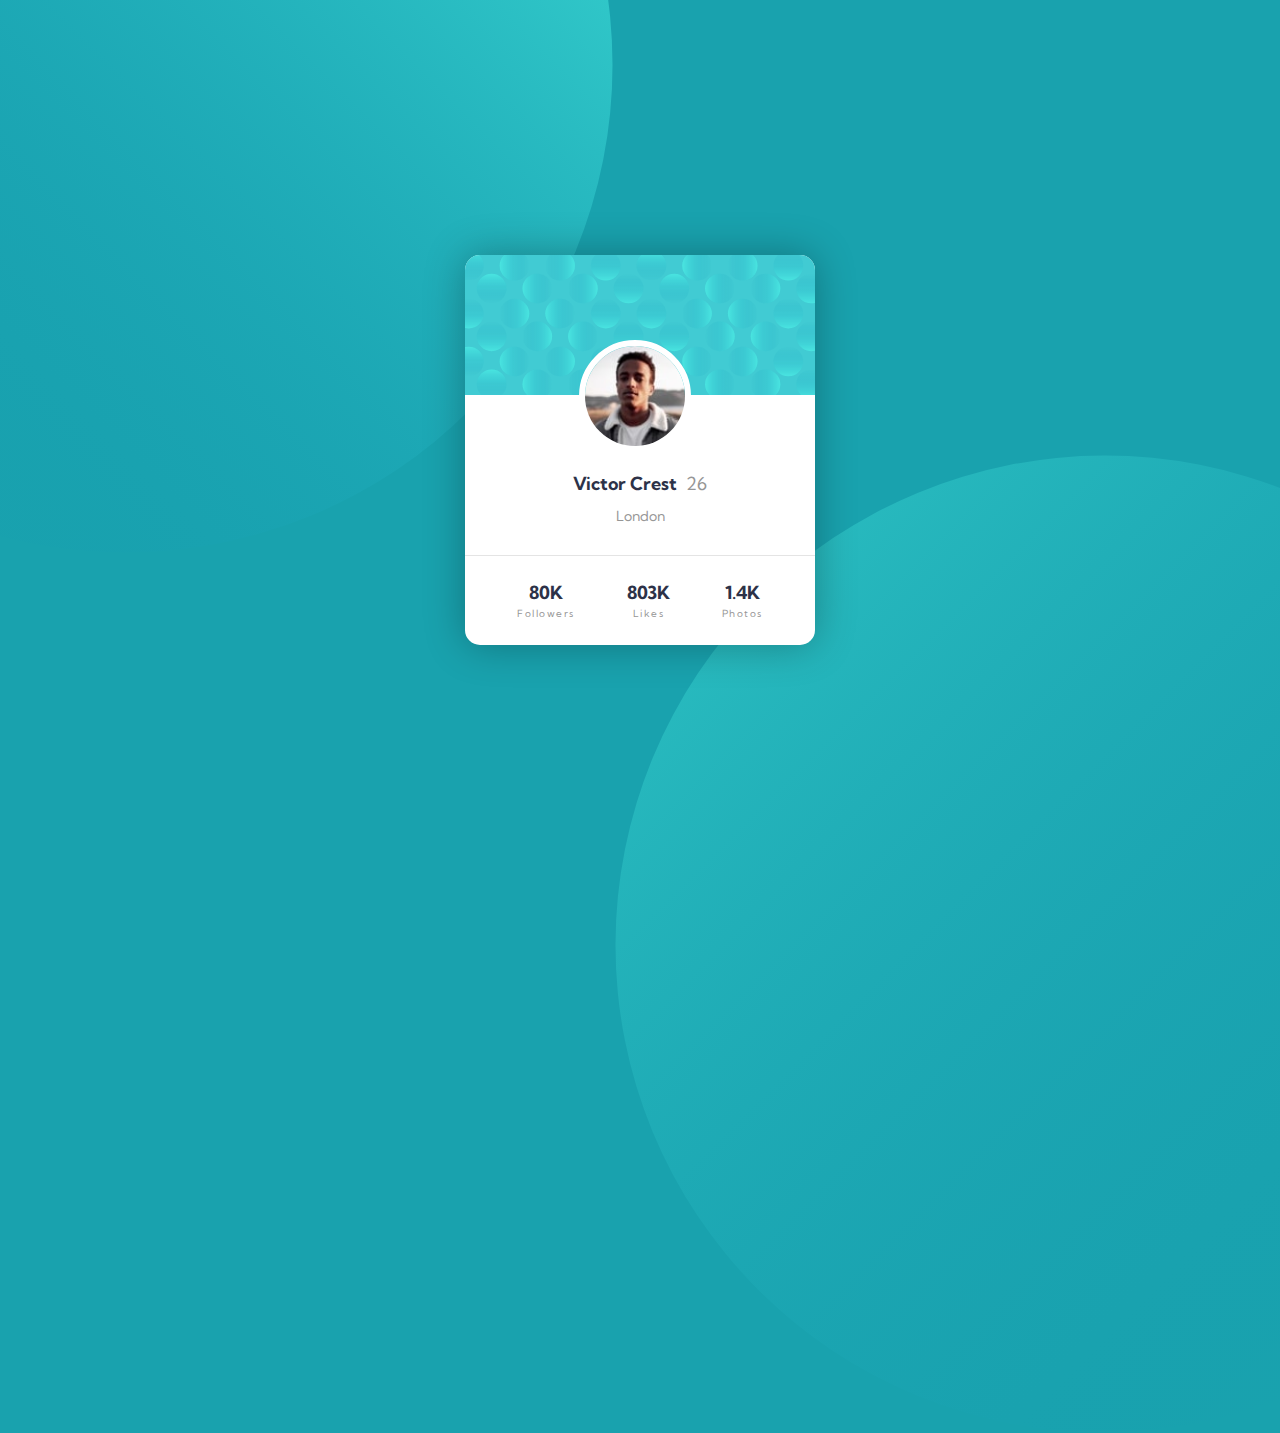
<file: profile-card-component-main/index.html>
<!DOCTYPE html>
<html lang="en">

<head>
	<meta charset="UTF-8">
	<meta name="viewport" content="width=device-width, initial-scale=1.0">
	<!-- displays site properly based on user's device -->

	<link rel="icon" type="image/png" sizes="32x32" href="./images/favicon-32x32.png">
	<link rel="preconnect" href="https://fonts.googleapis.com">
	<link rel="preconnect" href="https://fonts.gstatic.com" crossorigin>
	<link
		href="https://fonts.googleapis.com/css2?family=Kumbh+Sans:wght@400;700&family=Lato&family=Open+Sans:wght@300;400;500;600;700;800&family=Roboto:wght@100;300;400;500;700;900&family=Ubuntu:wght@300;400;500;700&display=swap"
		rel="stylesheet">
	<title>Frontend Mentor | Profile card component</title>

	<!-- Feel free to remove these styles or customise in your own stylesheet 👍 -->
	<style>
		body {
			position: relative;
			width: 100%;
			height: 100vh;
			margin: 0;
			background-color: hsl(185, 75%, 39%);
			display: flex;
			justify-content: center;
			align-items: center;
			font-family: 'Kumbh Sans', sans-serif;
			color: hsl(229, 23%, 23%);
			overflow: hidden;
		}

		span {
			color: hsl(0, 0%, 59%);
			font-weight: 400;
			margin-left: 5px;
		}

		.card {
			width: 350px;
			border-radius: 15px;
			background-color: #fff;
			text-align: center;
			position: relative;
			box-shadow: 0 0 40px 0 rgba(0, 0, 0, 0.295);
		}
		.card::before {
			content: '';
			position: absolute;
			width: 978px;
			height: 978px;
			background-image: url('./images/bg-pattern-top.svg');
			top: -680px;
			left: -830px;
			z-index: -1;
		}
		.card::after {
			content: '';
			position: absolute;
			width: 978px;
			height: 978px;
			background-image: url('./images/bg-pattern-bottom.svg');
			top: 200px;
			left: 150px;
			z-index: -1;
		}
		.background {
			width: 100%;
			object-fit: cover;
			margin-bottom: 60px;
			border-radius: 15px 15px 0 0;
		}

		.avatar {
			width: 100px;
			height: 100px;
			border-radius: 100%;
			border: 6px solid white;
			position: absolute;
			top: 85px;
			left: 50%;
			margin-left: -61px;
		}

		h1 {
			font-size: 18px;
		}

		h2 {
			font-size: 14px;
			font-weight: 400;
			color: hsl(0, 0%, 59%);
			margin-bottom: 30px;
		}

		.info {
			display: flex;
			border-top: 1px solid hsla(0, 0%, 59%, 0.26);
			padding: 25px 0;
			justify-content: space-evenly;
		}

		.info-item__title {
			margin: 0 0 3px 0;
		}

		.info-item__subtitle {
			margin: 0;
			font-weight: 400;
			color: hsl(0, 0%, 59%);
			font-size: 10px;
			letter-spacing: 0.15em;
		}
	</style>
</head>

<body>
	<div class="card">
		<img class="background" src="./images/bg-pattern-card.svg" alt="">
		<img class="avatar" src="./images/image-victor.jpg" alt="">
		<h1>Victor Crest <span>26</span></h1>
		<h2>London</h2>
		<div class="info">
			<div class="info-item">
				<h1 class="info-item__title">80K</h1>
				<h3 class="info-item__subtitle">Followers</h3>
			</div>
			<div class="info-item">
				<h1 class="info-item__title">803K</h1>
				<h3 class="info-item__subtitle">Likes</h3>
			</div>
			<div class="info-item">
				<h1 class="info-item__title">1.4K</h1>
				<h3 class="info-item__subtitle">Photos</h3>
			</div>
		</div>

	</div>
</body>

</html>
</file>
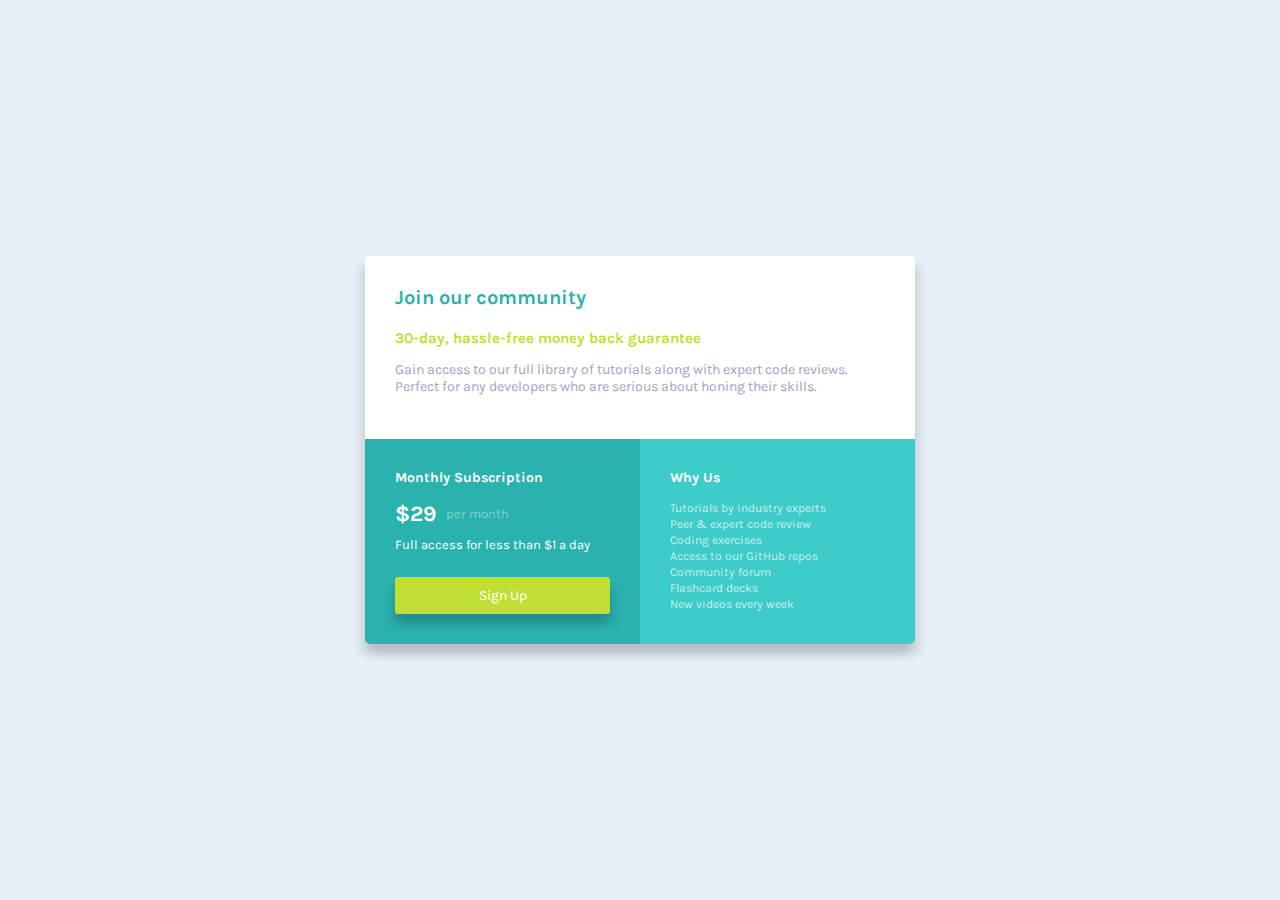
<file: single-price-grid-component-master/index.html>
<!DOCTYPE html>
<html lang="en">

<head>
	<meta charset="UTF-8">
	<meta name="viewport" content="width=device-width, initial-scale=1.0">
	<!-- displays site properly based on user's device -->

	<link rel="icon" type="image/png" sizes="32x32" href="./images/favicon-32x32.png">
	<link rel="preconnect" href="https://fonts.googleapis.com">
	<link rel="preconnect" href="https://fonts.gstatic.com" crossorigin>
	<link
		href="https://fonts.googleapis.com/css2?family=Karla:wght@400;700&family=Kumbh+Sans:wght@400;700&family=Lato&family=Open+Sans:wght@300;400;500;600;700;800&family=Poppins:wght@200;400;600&family=Roboto:wght@100;300;400;500;700;900&family=Ubuntu:wght@300;400;500;700&display=swap"
		rel="stylesheet">
	<title>Frontend Mentor | Single Price Grid Component</title>

	<!-- Feel free to remove these styles or customise in your own stylesheet 👍 -->
	<style>
		body {
			margin: 0;
			box-sizing: border-box;
			font-size: 14px;
			font-family: 'Karla', sans-serif;
			width: 100%;
			height: 100vh;
			background-color: hsl(204, 43%, 93%);
			display: flex;
			justify-content: center;
			align-items: center;
			color: white;
			font-weight: 400;
		}

		h1,
		h2,
		h3,
		h4,
		ul,
		li,
		a {
			margin: 0;
		}

		.card {
			width: 550px;
			border-radius: 5px;
			overflow: hidden;
			box-shadow: 5px 10px 10px 0 rgba(0, 0, 0, 0.11), -5px 10px 10px 0 rgba(0, 0, 0, 0.11);
		}

		.card__info {
			padding: 30px;
			background-color: #fff;
		}

		.card__bottom {
			display: flex;

		}

		.card__col {
			width: 50%;
			padding: 30px;
		}

		.left {
			background-color: hsl(179, 62%, 43%);
		}

		.right {
			background-color: hsl(179, 58%, 52%);
		}

		h2 {
			color: hsl(179, 62%, 43%);
			font-size: 20px;
			margin-bottom: 20px;
		}

		h3 {
			color: hsl(71, 73%, 54%);
			font-size: 15px;
			margin-bottom: 10px;
		}

		p {
			color: hsl(218, 22%, 67%);
		}

		.white {
			color: #fff;
			font-size: 14px;
			margin-bottom: 15px;
		}

		.price {
			color: #fff;
			font-weight: 700;
			font-size: 22px;
			margin-bottom: 10px;
		}

		.price span {
			color: rgba(255, 255, 255, 0.425);
			font-size: 13px;
			font-weight: 400;
			position: relative;
			left: 10px;
			top: -3px;
		}

		h4 {
			font-size: 13px;
			font-weight: 400;
		}

		.card__button {
			display: block;
			background-color: hsl(71, 73%, 54%);
			text-align: center;
			color: #fff;
			text-decoration: none;
			width: 100%;
			padding: 10px 0;
			border-radius: 3px;
			box-shadow: 5px 10px 10px 0 rgba(0, 0, 0, 0.11), -5px 10px 10px 0 rgba(0, 0, 0, 0.11);
			margin-top: 25px;
		}
		ul {
			list-style: none;
			padding: 0;
			margin: 0;
		}
		li {
			font-weight: 400;
			font-size: 12px;
			margin-bottom: 2px;
			color: rgba(255, 255, 255, 0.712);
		}
	</style>
</head>

<body>
	<div class="card">
		<div class="card__info">
			<h2>Join our community</h2>
			<h3>30-day, hassle-free money back guarantee</h3>
			<p>Gain access to our full library of tutorials along with expert code reviews.
				Perfect for any developers who are serious about honing their skills.</p>
		</div>
		<div class="card__bottom">
			<div class="card__col left">
				<h3 class="white">Monthly Subscription</h3>
				<div class="price">&dollar;29<span>per month</span></div>
				<h4>Full access for less than &dollar;1 a day</h4>
				<a href="#" class="card__button">Sign Up</a>
			</div>
			<div class="card__col right">
				<h3 class="white">Why Us</h3>
				<ul>
					<li>Tutorials by industry experts</li>
					<li>Peer &amp; expert code review</li>
					<li>Coding exercises</li>
					<li>Access to our GitHub repos</li>
					<li>Community forum</li>
					<li>Flashcard decks</li>
					<li>New videos every week</li>
				</ul>
			</div>
		</div>
	</div>
</body>

</html>
</file>
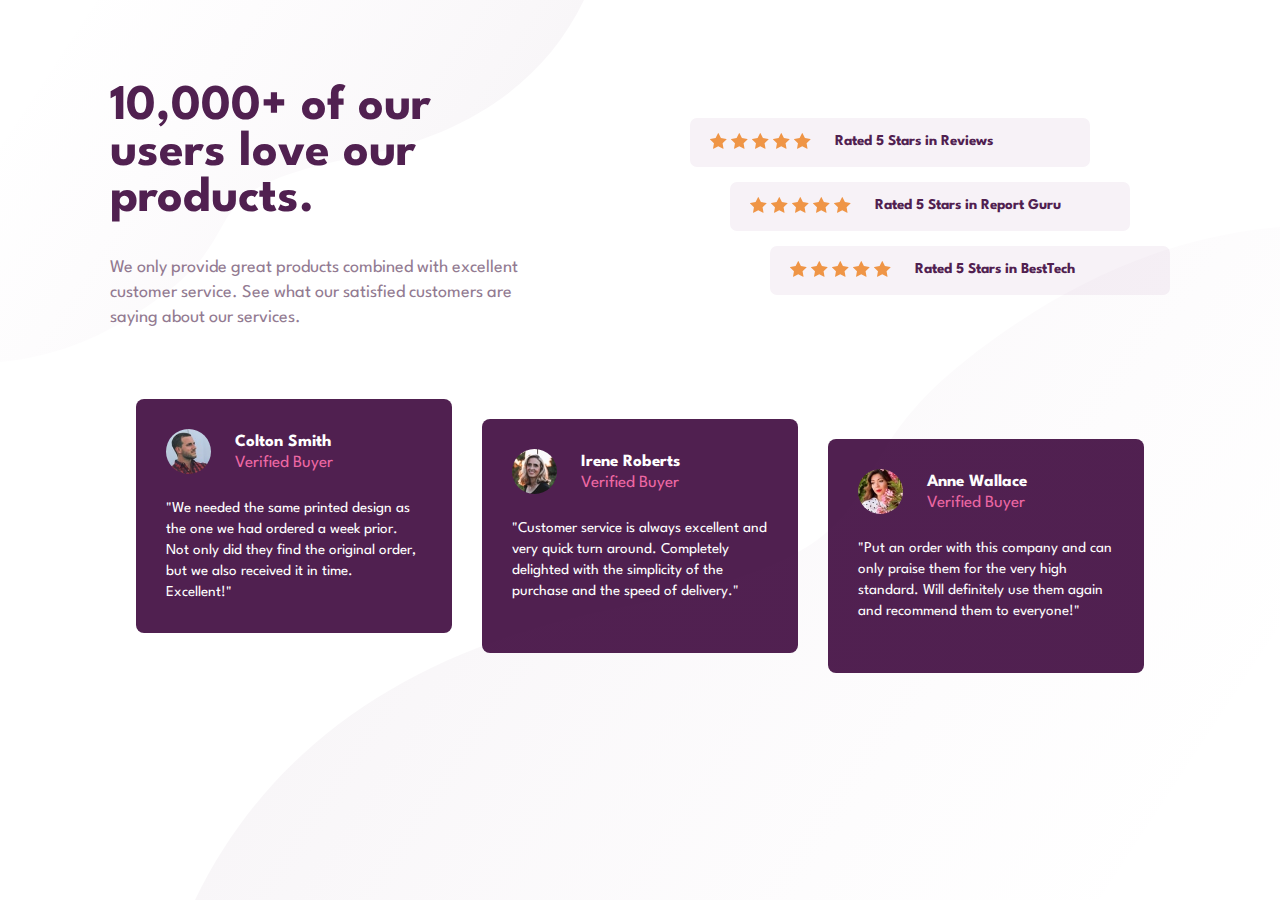
<file: social-proof-section-master/index.html>
<!DOCTYPE html>
<html lang="en">

<head>
	<meta charset="UTF-8" />
	<meta name="viewport" content="width=device-width, initial-scale=1.0" />
	<!-- displays site properly based on user's device -->

	<link rel="icon" type="image/png" sizes="32x32" href="./images/favicon-32x32.png" />
	<link rel="preconnect" href="https://fonts.googleapis.com">
	<link rel="preconnect" href="https://fonts.gstatic.com" crossorigin>
	<link href="https://fonts.googleapis.com/css2?family=League+Spartan:wght@400;500;700&display=swap" rel="stylesheet">

	<title>Frontend Mentor | Social proof section</title>

	<!-- Feel free to remove these styles or customise in your own stylesheet 👍 -->
	<style>
		* {
			box-sizing: border-box;
		}

		body {
			font-family: 'League Spartan', sans-serif;
			margin: 0;
			width: 100%;
			height: 100vh;
			color: hsl(300, 43%, 22%);
			font-size: 15px;
		}

		.container {
			width: 100%;
			max-width: 1100px;
			margin: 0 auto;
			padding: 50px 20px;
		}
		body::before {
			content: '';
			position: absolute;
			top: 0;
			left: 0;
			width: 584px;
			height: 362px;
			background-image: url('./images/bg-pattern-top-desktop.svg');
			background-repeat: no-repeat;
			background-position: center;
			background-size: cover;
		}
		body::after {
			content: '';
			position: absolute;
			bottom: 0;
			right: 0;
			width: 1085px;
			height: 673px;
			background-image: url('./images/bg-pattern-bottom-desktop.svg');
			background-repeat: no-repeat;
			background-position: center;
			background-size: cover;
		}
		h1 {
			font-size: 50px;
		}

		p {
			font-size: 18px;
			color: hsl(303, 10%, 53%);
			line-height: 1.4;
		}

		.rating {
			background-color: hsl(300, 24%, 96%);
			width: 400px;
			padding: 15px 20px;
			border-radius: 7px;
			margin-bottom: 15px;
		}

		.rating__text {
			display: inline;
			font-weight: 700;
			position: relative;
			top: -4px;
			left: 20px;
		}

		.top {
			display: flex;
			align-items: center;
			justify-content: space-between;
			flex-wrap: wrap;
		}

		.top__col-info {
			width: 40%;
		}

		.top__col {
			margin-top: 30px;
		}

		.one {
			position: relative;
			left: -80px;
		}

		.two {
			position: relative;
			left: -40px;
		}
		.twoo {
			position: relative;
			top: 20px;
		}
		.three {
			position: relative;
			top: 40px;
		}
		.cards {
			display: flex;
			margin-top: 50px;
			justify-content: center;
			gap: 30px;
		}

		.card {
			width: 316px;
			background-color: hsl(300, 43%, 22%);
			padding: 30px 30px;
			border-radius: 8px;
		}

		.card__text p {
			margin: 0;
			color: #fff;
			line-height: 1.4;
			font-size: 15px;
			margin-top: 20px;
		}

		.card__main img {
			width: 45px;
			height: 45px;
			border-radius: 999px;
		}

		.card__right {
			display: inline-block;
			margin-left: 20px;
			position: relative;
			top: -7px;
		}

		.card__name {
			color: #fff;
			font-weight: 700;
			font-size: 17px;
			margin-bottom: 5px;
		}

		.card__subname {
			color: hsl(333, 80%, 67%);
			font-size: 17px;
		}
	</style>
</head>

<body>
	<div class="container">
		<div class="top">
			<div class="top__col-info">
				<h1>10,000+ of our users love our products.</h1>
				<p>We only provide great products combined with excellent customer service.
					See what our satisfied customers are saying about our services.</p>
			</div>
			<div class="top__col">
				<div class="rating one">
					<img src="./images/icon-star.svg" alt="">
					<img src="./images/icon-star.svg" alt="">
					<img src="./images/icon-star.svg" alt="">
					<img src="./images/icon-star.svg" alt="">
					<img src="./images/icon-star.svg" alt="">
					<div class="rating__text">Rated 5 Stars in Reviews</div>
				</div>
				<div class="rating two">
					<img src="./images/icon-star.svg" alt="">
					<img src="./images/icon-star.svg" alt="">
					<img src="./images/icon-star.svg" alt="">
					<img src="./images/icon-star.svg" alt="">
					<img src="./images/icon-star.svg" alt="">
					<div class="rating__text">Rated 5 Stars in Report Guru</div>
				</div>
				<div class="rating">
					<img src="./images/icon-star.svg" alt="">
					<img src="./images/icon-star.svg" alt="">
					<img src="./images/icon-star.svg" alt="">
					<img src="./images/icon-star.svg" alt="">
					<img src="./images/icon-star.svg" alt="">
					<div class="rating__text">Rated 5 Stars in BestTech</div>
				</div>
			</div>
		</div>

		<div class="cards">
			<div class="card">
				<div class="card__main">
					<img src="./images/image-colton.jpg" alt="">
					<div class="card__right">
						<div class="card__name">Colton Smith</div>
						<div class="card__subname">Verified Buyer</div>
					</div>
				</div>
				<div class="card__text">
					<p>"We needed the same printed design as the one we had ordered a week prior.
						Not only did they find the original order, but we also received it in time.
						Excellent!"
					</p>
				</div>
			</div>
			<div class="card twoo">
				<div class="card__main">
					<img src="./images/image-irene.jpg" alt="">
					<div class="card__right">
						<div class="card__name">Irene Roberts</div>
						<div class="card__subname">Verified Buyer</div>
					</div>
				</div>
				<div class="card__text">
					<p>"Customer service is always excellent and very quick turn around. Completely
						delighted with the simplicity of the purchase and the speed of delivery."
					</p>
				</div>
			</div>
			<div class="card three">
				<div class="card__main">
					<img src="./images/image-anne.jpg" alt="">
					<div class="card__right">
						<div class="card__name">Anne Wallace</div>
						<div class="card__subname">Verified Buyer</div>
					</div>
				</div>
				<div class="card__text">
					<p>"Put an order with this company and can only praise them for the very high
						standard. Will definitely use them again and recommend them to everyone!"
					</p>
				</div>
			</div>
		</div>
	</div>


</body>

</html>
</file>
<file: maket-1/style.css>
*,
*::before,
*::after {
	box-sizing: border-box;
}

/* Убираем внутренние отступы */
ul,
ol {
	padding: 0;
}

/* Убираем внешние отступы */
body,
h1,
h2,
h3,
h4,
p,
ul,
ol,
li,
figure,
figcaption,
blockquote,
dl,
dd {
	margin: 0;
}


body {
	min-height: 100vh;
	scroll-behavior: smooth;
	text-rendering: optimizeSpeed;
	line-height: 1.5;
	font-family: 'Red Hat Display', sans-serif;
	line-height: 1.25;
}

ul,
ol {
	list-style: none;
}

a:not([class]) {
	text-decoration-skip-ink: auto;
}

img {
	max-width: 100%;
	display: block;
}

article>*+* {
	margin-top: 1em;
}

input,
button,
textarea,
select {
	font: inherit;
}

p {
	font-weight: 400;
	font-size: 20px;
	line-height: 1.6;
	color: #555555;
}

h1 {
	font-weight: 500;
	font-size: 56px;
	color: #000000;
}

header {
	width: 100%;
	height: 747px;
	background-color: #F9F6F5;
	position: relative;
	z-index: 0;
}

.bg-img {
	position: absolute;
	bottom: 0;
	right: 0;
	z-index: -1;
}

input {
	padding: 14px 16px;
	font-weight: 400;
	font-size: 14px;
	line-height: 1.43;
	border: none;
	width: 326px;
}

.header {
	display: flex;
	justify-content: space-between;
	padding: 40px 0;
	align-items: center;
}

.container {
	width: 100%;
	max-width: 1270px;
	margin: 0 auto;
	padding: 0 15px;
}

.logo a {
	font-style: italic;
	font-weight: 700;
	font-size: 24px;
	text-decoration: underline;
	color: #222222;
}

nav ul {
	display: flex;
	gap: 40px;
	list-style-type: none;
	align-items: center;
}

nav ul li a {
	font-weight: 400;
	font-size: 16px;
	color: #222222;
	text-decoration: none;
}

.buttons {
	display: flex;
	gap: 30px;
}

.buttons a img {
	width: 24px;
	height: 24px;
}

.content h1 {
	max-width: 630px;
	margin-bottom: 30px;
	margin-top: 73px;
}

.content p {
	max-width: 530px;
	margin-bottom: 30px;
}

.button {
	background-color: #402F2C;
	font-weight: 500;
	font-size: 18px;
	color: #FFFFFF;
	line-height: 1.33;
	border: none;
	padding: 16px 32px;
	cursor: pointer;
}

.input {
	position: relative;
}

.content .input {
	margin-bottom: 60px;
}

.input .button {
	padding: 8px;
	position: absolute;
	left: 285px;
	top: 50%;
	margin-top: -16px;
}

.img-button {
	width: 16px;
	height: 16px;
}

.buttons-slider {
	text-align: center;
	margin-top: 30px;
}

.buttons-slider img {
	display: inline-block;
	cursor: pointer;
}

.buttons-slider img:nth-child(2) {
	margin-left: 40px;
}

.companies {
	margin: 130px 0;
	padding: 40px 0;
	border-top: 1px solid #EEEEEE;
	border-bottom: 1px solid #EEEEEE;
	display: flex;
	justify-content: space-between;
}

.products {
	padding-bottom: 130px;
}

.product-info {
	display: flex;
	justify-content: space-between;
	padding: 60px 0;
}

.product-info p {
	max-width: 714px;
}

.product-info a {
	font-weight: 500;
	font-size: 24px;
	color: #222222;
	text-decoration: underline;
}

.product-info a img {
	display: inline-block;
	position: relative;
	top: 5px;
}

.product-cards {
	display: flex;
	gap: 42px;
	justify-content: space-between;
}

.card {
	width: 600px;
}

.card__content {
	border: 1px solid rgba(104, 90, 82, 0.19);
	border-top: none;
	padding: 20px 32px 32px 32px;
}

.card__content h2 {
	font-weight: 500;
	font-size: 40px;
	line-height: 1.5;
	color: #222222;
	margin-bottom: 16px;
}

.card__footer {
	margin-top: 45px;
	display: flex;
	justify-content: space-between;
	align-items: center;
}

.card__buttons {
	display: flex;
	gap: 24px;
}

.price {
	font-weight: 500;
	font-size: 30px;
	line-height: 1.07;
	color: #222222;
}

.button-white {
	background-color: transparent;
	border: 1px solid rgba(104, 90, 82, 0.46);
	color: #402F2C;
}

.statistic {
	background-color: #FDF8F5;
	padding: 58px 0;
}

.statistic__inner {
	display: flex;
	justify-content: space-between;
	max-width: 1070px;
}

.statistic-item {
	text-align: center;
}

.statistic-item h1 {
	display: inline-block;
	font-weight: 700;
	color: #222222;
	border-bottom: 3px solid #222222;
}

.statistic-item__text {
	font-weight: 400;
	font-size: 24px;
	color: #555555;
	margin-top: 30px;
}

.perfect {
	padding: 130px 0;
}

.perfect-top {
	display: flex;
	justify-content: space-between;
	padding-bottom: 130px;
	gap: 32px;
}

.perfect-top__img img {
	max-width: none;
}

.perfect-top__text h1 {
	max-width: 530px;
	margin-top: 45px;
	margin-bottom: 20px;
}

.perfect-top__text p {
	margin-bottom: 20px;
}

.perfect-top__text .button {
	margin-top: 30px;
}

.perfect-bottom {
	display: flex;
	gap: 54px;
	justify-content: space-between;
}

.perfect-bottom__img img {
	max-width: none;
}

.perfect-bottom__text {
	padding-top: 30px;
}

.perfect-bottom__text h2 {
	font-weight: 500;
	font-size: 30px;
	line-height: 1.33;
	color: #222222;
}

.perfect-bottom__text h2 {
	margin-bottom: 10px;
}

.rating {
	display: flex;
	gap: 16px;
	margin-bottom: 45px;
}

.perfect-bottom__text p {
	margin-bottom: 80px;
	position: relative;
}

.brackets::before {
	content: '';
	position: absolute;
	top: 0;
	left: -17px;
	display: block;
	width: 17px;
	height: 14px;
	background-image: url('./images/“.svg');
	background-repeat: no-repeat;
	background-size: contain;
	background-position: center;

}

.brackets::after {
	content: '';
	position: absolute;
	bottom: 16px;
	right: 167px;
	display: block;
	width: 17px;
	height: 14px;
	background-image: url('./images/“-1.svg');
	background-repeat: no-repeat;
	background-size: contain;
	background-position: center;

}

p.lh {
	line-height: 1.2;
	margin-bottom: 22px;
}

.perfect-buttons {
	display: flex;
	gap: 20px;
}

.perfect-button {
	width: 32px;
	height: 32px;
	border: 1px solid #6FB587;
	border-radius: 9999px;
	display: flex;
	justify-content: center;
	align-items: center;
	cursor: pointer;
}


.perfect-button:first-child {
	border: 1px solid rgba(111, 181, 135, 0.15);
}

footer {
	background-color: #FAFAFA;
}

.footer__top {
	padding: 108px 0 64px;
	border-bottom: 1px solid #DDDDDD;
	display: flex;
	justify-content: space-between;
}

.footer__title {
	font-weight: 500;
	font-size: 36px;
	line-height: 1.28;
	color: #222222;
}

.footer-bottom-input {
	position: relative;
}

.footer-input {
	padding: 18px;
	width: 386px;
}

.button-footer {
	background-color: #402F2C;
	color: #fff;
	border: none;
	cursor: pointer;
	padding: 10px 20px;
	font-weight: 500;
	font-size: 14px;
	line-height: 1.43;
	position: absolute;
	right: 8px;
	bottom: 8px;
}

.footer__bottom {
	padding: 50px 0;
	display: flex;
	justify-content: space-around;
}

.fsz a {
	font-size: 40px;
}

.footer__bottom-p {
	font-size: 18px;
	line-height: 1.78;
	max-width: 330px;
	margin-top: 38px;
}

.footer__list-title {
	font-weight: 500;
	font-size: 20px;
	line-height: 1.2;
	color: #222222;
	margin-bottom: 39px;
}

.footer__list li a {
	font-weight: 400;
	font-size: 16px;
	color: #222222;
	text-decoration: none;
}
.footer__list li {
	margin-bottom: 20px;
}
.footer__list {
	margin-top: 30px;
}

.d-flex {
	display: flex;
	gap: 30px;
}
.d-flex img {
	cursor: pointer;
}
</file>
<file: maket-2/style.css>
*,
*::before,
*::after {
	box-sizing: border-box;
}


ul,
ol {
	padding: 0;
}


body,
h1,
h2,
h3,
h4,
p,
ul,
ol,
li,
figure,
figcaption,
blockquote,
dl,
dd {
	margin: 0;
}


body {
	min-height: 100vh;
	scroll-behavior: smooth;
	text-rendering: optimizeSpeed;
	font-family: 'Poppins', sans-serif;
	font-weight: 400;
	background-color: #000;
	color: #fff;
}

ul,
ol {
	list-style: none;
}

a:not([class]) {
	text-decoration-skip-ink: auto;
}

img {
	max-width: 100%;
	display: block;
}

article>*+* {
	margin-top: 1em;
}

input,
button,
textarea,
select {
	font: inherit;
}

.container {
	width: 100%;
	max-width: 1198px;
	margin: 0 auto;
	padding: 0 15px;
}

.header {
	padding: 24px 0;
	background-color: #181818;
}

.header__inner {
	display: flex;
	justify-content: space-between;
	align-items: center;
}

nav ul {
	display: flex;
	gap: 32px;
	align-items: center;
}

li a {
	font-size: 15px;
	line-height: 1.33;
	color: #fff;
	text-decoration: none;
}

.button {
	background-color: #fff;
	border-radius: 14px;
	padding: 9px 20px 13px 20px;
	font-size: 16px;
	line-height: 1.25;
	letter-spacing: 0.4px;
	cursor: pointer;
	border: none;
}

.content {
	width: 100%;
	height: 716px;
	background-image: url('./images/IMAGE.jpg');
	background-position: center;
	background-repeat: no-repeat;
	background-size: cover;
	text-align: center;
	position: relative;
	display: flex;
	justify-content: center;
	align-items: flex-end;
}

.content__inner {
	max-width: 590px;
}

.content__suptitle {
	font-size: 14px;
	line-height: 1.43;
	letter-spacing: 2px;
	text-transform: uppercase;

	color: #C0C0C0;
}

.content__title {
	font-size: 54px;
	line-height: 1.1;
	margin-bottom: 18px;
}

.content__text {
	font-size: 14px;
	line-height: 1.43;
	color: #C0C0C0;
	margin-bottom: 70px;
}

.statistic {
	display: flex;
	position: absolute;
	right: 40px;
	bottom: 30px;
}

.statistic-item {
	display: flex;
	margin-left: 16px;
}

.statistic-item img {
	display: inline-block;
}

.statistic-item__title {
	display: inline-block;
	font-size: 12px;
	line-height: 1;
	margin-left: 5px;
}

.what {
	text-align: center;
}

.what__title {
	font-size: 40px;
	line-height: 1.05;
	margin: 113px 0 15px;
}

.what__subtitle {
	font-size: 23px;
	line-height: 1.3;
	color: #C0C0C0;
	margin-bottom: 42px;
}

.cards {
	display: flex;
	gap: 16px;
	flex-wrap: wrap;
	margin-bottom: 100px;
}

.card {
	width: 576px;
	position: relative;
	overflow: hidden;
	min-height: 600px;
	display: flex;
	justify-content: flex-end;
	flex-direction: column;
	text-align: left;
	padding: 30px;
	align-items: flex-start;
}

.card__img {
	position: absolute;
	top: 0;
	left: 0;
	right: 0;
	bottom: 0;
	z-index: -1;
}

.card__img img {
	object-fit: cover;
}

.card__title {
	font-size: 14px;
	line-height: 1.43;
	letter-spacing: 2px;
	text-transform: uppercase;
	margin-bottom: 10px;
}

.card__text {
	font-size: 14px;
	line-height: 1.43;
	color: #C0C0C0;
	margin-bottom: 15px;
}

.card__button {
	padding: 9px 10px 13px 42px;
	position: relative;
}

.card__button::before {
	content: '';
	position: absolute;
	top: 50%;
	left: 4px;
	background-image: url('./images/Frame.svg');
	background-position: center;
	background-repeat: no-repeat;
	background-size: contain;
	display: block;
	width: 32px;
	height: 32px;
	margin-top: -16px;
}

.sunset {
	height: 600px;
	background-image: url('./images/4.jpg');
	background-position: center;
	background-repeat: no-repeat;
	background-size: cover;
	display: flex;
	flex-direction: column;
	justify-content: center;
	align-items: flex-end;
	padding-right: 62px;
	position: relative;
}

.sunset__title {
	font-size: 14px;
	line-height: 1.43;
	letter-spacing: 2px;
	text-transform: uppercase;
	margin-bottom: 3px;
}

.sunset__text {
	font-size: 14px;
	line-height: 1.43;
	color: #C0C0C0;
	max-width: 300px;
}

.use {
	display: flex;
	min-height: 540px;
}

.use__left,
.use__right {
	width: 50%;
}

.use__left {
	padding-left: 100px;
	padding-right: 50px;
	display: flex;
	flex-direction: column;
	justify-content: center;
	align-items: flex-start;
}

.use__subtitle {
	font-size: 14px;
	line-height: 1.43;
	letter-spacing: 2px;
	text-transform: uppercase;

	color: #C0C0C0;
	margin-bottom: 6px;
}

.use__title {
	font-size: 28px;
	line-height: 1.14;
	margin-bottom: 14px;
}

.use__text {
	font-size: 14px;
	line-height: 1.43;
	margin-bottom: 20px;
	max-width: 515px;
}

.use__right {
	background-image: url('./images/3.jpg');
	background-position: center;
	background-size: cover;
	background-repeat: no-repeat;
	position: relative;
}

.leafs {
	background-image: url('./images/2.jpg');
}

.clients {
	text-align: center;
}

.companies {
	display: flex;
	justify-content: space-around;
	align-items: center;
	margin-bottom: 140px;
	margin-top: 75px;
}

.himalayas {
	background-image: url('./images/1.jpg');
}

.need {
	text-align: center;
	max-width: 580px;
	margin: 0 auto;
	margin-bottom: 100px;
}

footer {
	padding: 92px 0;
}

.footer__top {
	display: flex;
	justify-content: space-between;
	margin-bottom: 36px;
}

.footer__top-left-text {
	font-size: 13px;
	line-height: 1.54;
	color: #C0C0C0;
	margin-top: 20px;
}

.footer__list-title {
	font-size: 14px;
	line-height: 1.43;
	letter-spacing: 2px;
	text-transform: uppercase;
	color: #C0C0C0;
	margin-bottom: 10px;
}

.footer__list-link {
	font-size: 14px;
	line-height: 1.43;
	color: #fff;
	text-decoration: none;
	display: block;
	margin-bottom: 10px;
}

.footer__top-right {
	display: flex;
	gap: 50px;
	margin-right: 100px;
}

.footer__middle {
	padding: 36px 0;
	border-top: 2px solid #fff;
	border-bottom: 2px solid #fff;
	display: flex;
	justify-content: space-between;
}

.footer__middle-left-title {
	font-size: 14px;
	line-height: 1.43;
	letter-spacing: 2px;
	text-transform: uppercase;
	margin-bottom: 20px;
}

.footer__middle-left-text {
	font-size: 13px;
	line-height: 1.54;
	color: #C0C0C0;
}

.input {
	position: relative;
}

input {
	width: 458px;
	height: 52px;
	border: none;
	border-radius: 12px;
}

.footer__button {
	position: absolute;
	right: 6px;
	bottom: 50%;
	margin-bottom: -15px;
	width: 63px;
	height: 30px;
	border-radius: 11px;
	background-color: #000;
	border: none;
}

.footer__bottom {
	display: flex;
	justify-content: space-between;
	align-items: center;
	padding-top: 55px;
}

.footer__bottom-left-text {
	font-size: 14px;
	line-height: 1.43;
	color: #C0C0C0;
}

.socials {
	display: flex;
	gap: 20px;
}
</file>
